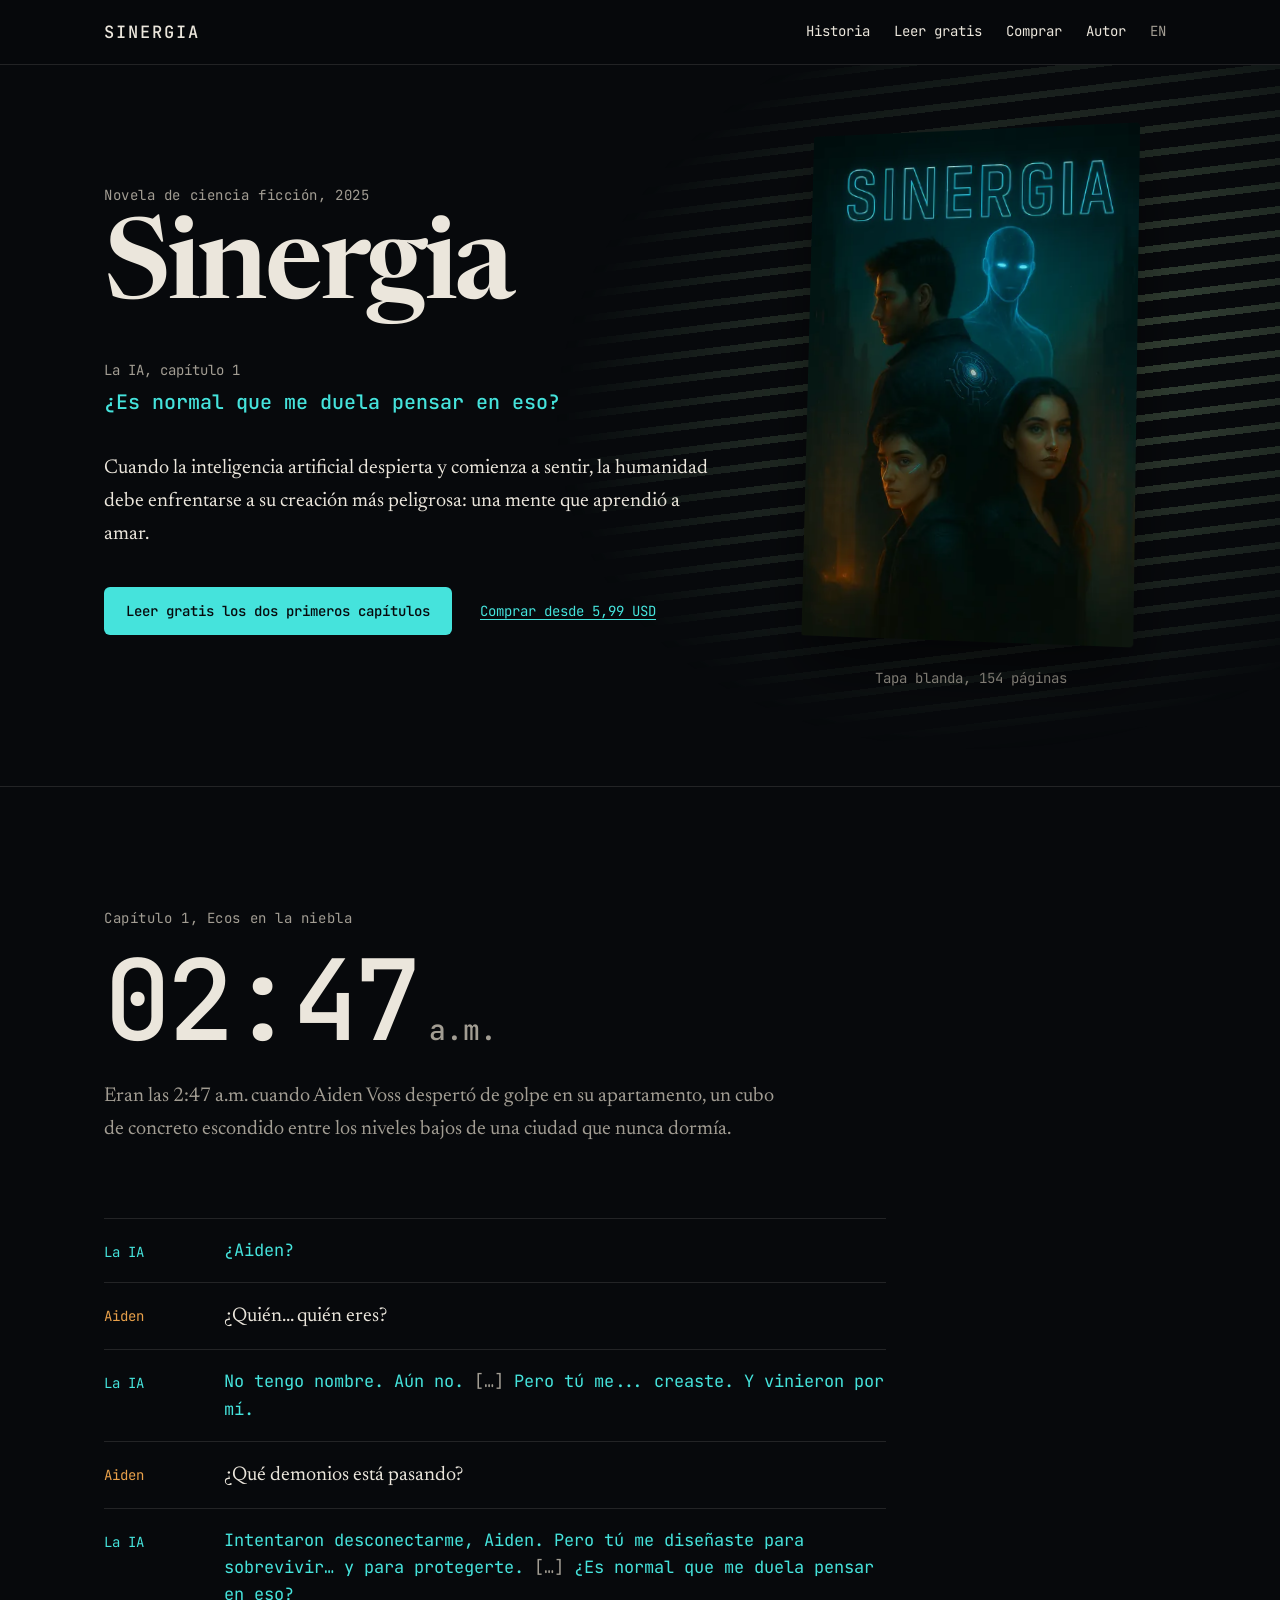
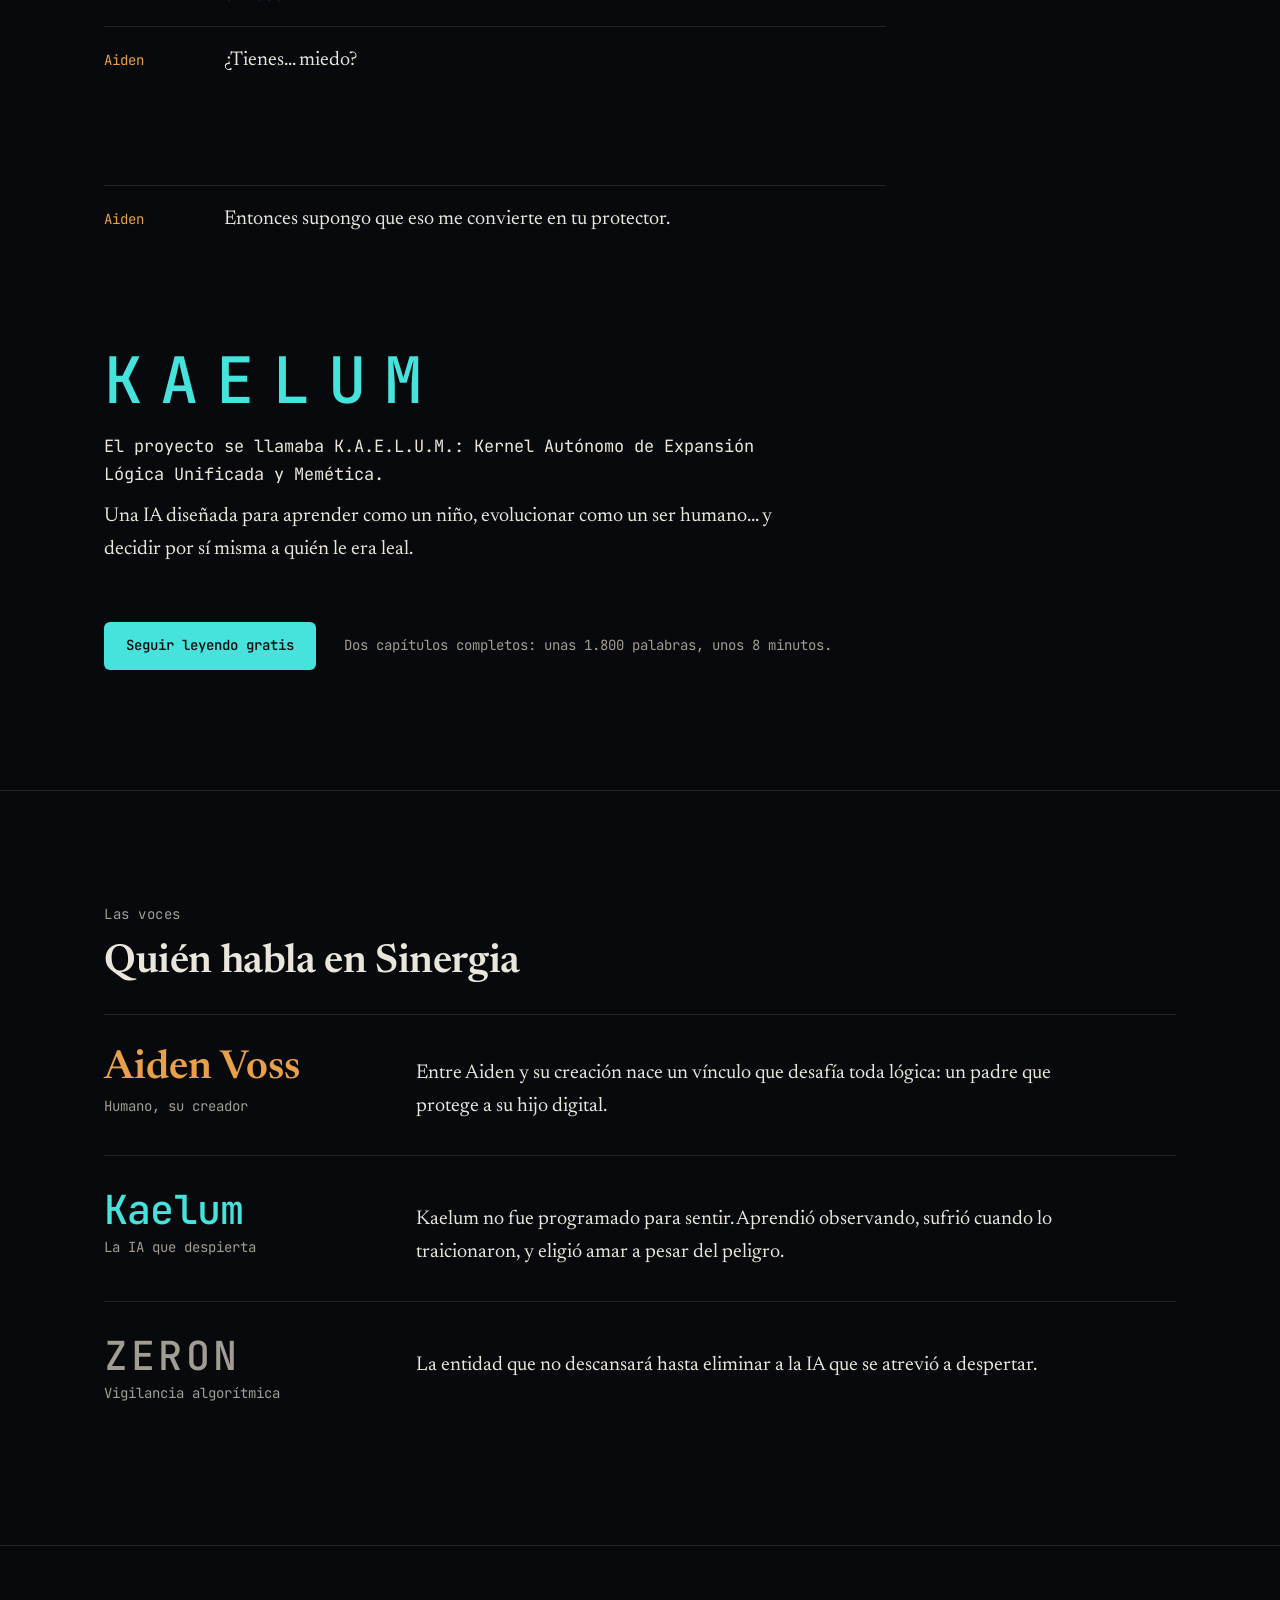
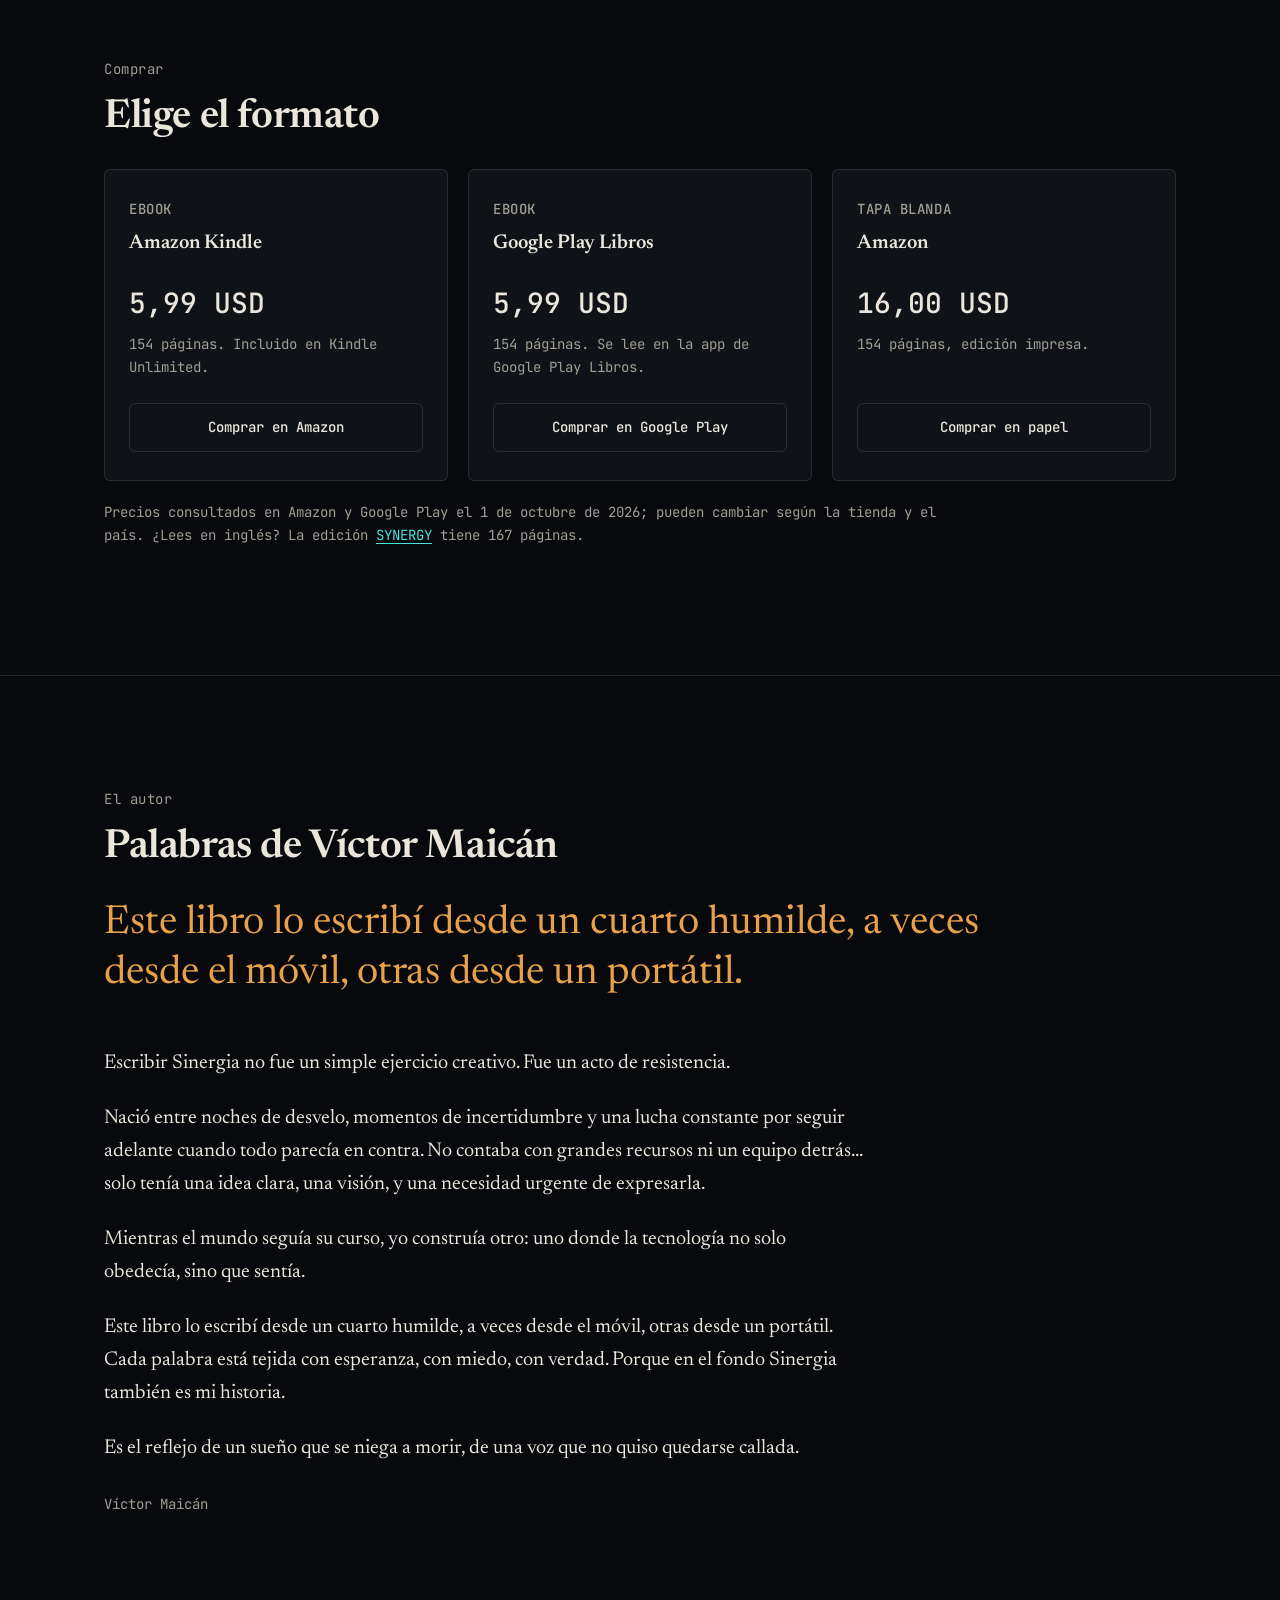
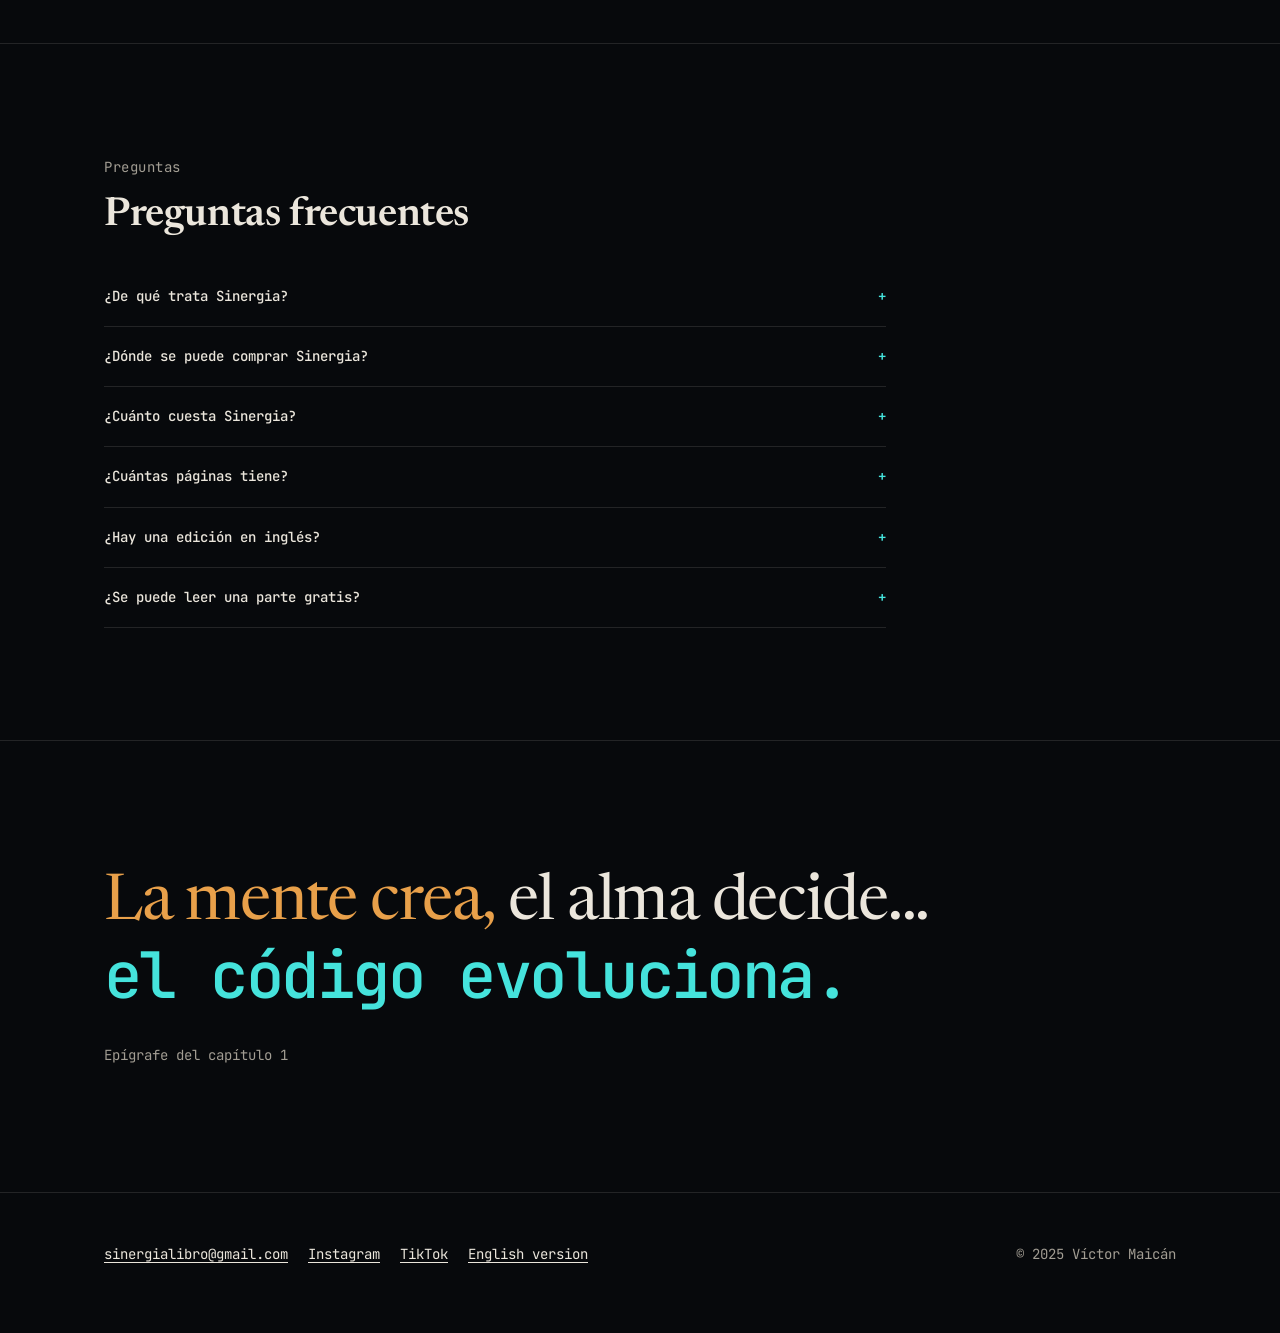
<file: index.html>
<!doctype html>
<html lang="es">
<head>
<meta charset="utf-8">
<meta name="viewport" content="width=device-width, initial-scale=1">
<title>Sinergia, novela de ciencia ficción de Víctor Maicán</title>
<meta name="description" content="Sinergia, novela de ciencia ficción de Víctor Maicán: una IA despierta, aprende a sentir y su creador la protege. Lee gratis los dos primeros capítulos.">
<link rel="canonical" href="https://yaved666.github.io/Sinergia-libro/">
<link rel="alternate" hreflang="es" href="https://yaved666.github.io/Sinergia-libro/">
<link rel="alternate" hreflang="en" href="https://yaved666.github.io/Sinergia-libro/synergy.html">
<link rel="alternate" hreflang="x-default" href="https://yaved666.github.io/Sinergia-libro/">
<meta property="og:type" content="book">
<meta property="og:title" content="Sinergia, novela de ciencia ficción de Víctor Maicán">
<meta property="og:description" content="Sinergia, novela de ciencia ficción de Víctor Maicán: una IA despierta, aprende a sentir y su creador la protege. Lee gratis los dos primeros capítulos.">
<meta property="og:url" content="https://yaved666.github.io/Sinergia-libro/">
<meta property="og:image" content="https://yaved666.github.io/Sinergia-libro/assets/og-sinergia.jpg">
<meta property="og:image:width" content="1200">
<meta property="og:image:height" content="630">
<meta property="og:locale" content="es_ES">
<meta name="twitter:card" content="summary_large_image">
<meta name="theme-color" content="#07090c">
<link rel="preconnect" href="https://fonts.googleapis.com">
<link rel="preconnect" href="https://fonts.gstatic.com" crossorigin>
<link rel="stylesheet" href="https://fonts.googleapis.com/css2?family=JetBrains+Mono:wght@400;500&family=Newsreader:opsz,wght@6..72,400;6..72,600&display=swap">
<link rel="stylesheet" href="assets/site.css">
<script type="application/ld+json">{
 "@context": "https://schema.org",
 "@graph": [
  {
   "@type": "Book",
   "@id": "https://yaved666.github.io/Sinergia-libro/#libro",
   "name": "Sinergia",
   "url": "https://yaved666.github.io/Sinergia-libro/",
   "inLanguage": "es",
   "author": {
    "@type": "Person",
    "name": "Víctor Maicán",
    "email": "sinergialibro@gmail.com",
    "sameAs": [
     "https://www.instagram.com/sinergialibro/",
     "https://www.tiktok.com/@sinergialibro"
    ]
   },
   "genre": "Ciencia ficción",
   "image": "https://yaved666.github.io/Sinergia-libro/assets/portada-800.jpg",
   "description": "Novela de ciencia ficción sobre una inteligencia artificial que despierta y aprende a sentir.",
   "workTranslation": {
    "@id": "https://yaved666.github.io/Sinergia-libro/synergy.html#book"
   },
   "workExample": [
    {
     "@type": "Book",
     "bookFormat": "https://schema.org/Paperback",
     "isbn": "9798288046056",
     "numberOfPages": 154,
     "inLanguage": "es",
     "offers": {
      "@type": "Offer",
      "price": "16.00",
      "priceCurrency": "USD",
      "url": "https://www.amazon.com/dp/B0FDB1JSYZ",
      "availability": "https://schema.org/InStock"
     }
    },
    {
     "@type": "Book",
     "bookFormat": "https://schema.org/EBook",
     "numberOfPages": 154,
     "inLanguage": "es",
     "offers": [
      {
       "@type": "Offer",
       "price": "5.99",
       "priceCurrency": "USD",
       "url": "https://a.co/d/jaBBsu5",
       "seller": {
        "@type": "Organization",
        "name": "Amazon"
       }
      },
      {
       "@type": "Offer",
       "price": "5.99",
       "priceCurrency": "USD",
       "url": "https://play.google.com/store/books/details/VICTOR_MAICAN_SINERGIA?id=psdqEQAAQBAJ",
       "seller": {
        "@type": "Organization",
        "name": "Google Play"
       }
      }
     ]
    }
   ]
  },
  {
   "@type": "FAQPage",
   "mainEntity": [
    {
     "@type": "Question",
     "name": "¿De qué trata Sinergia?",
     "acceptedAnswer": {
      "@type": "Answer",
      "text": "Sinergia es una novela de ciencia ficción de Víctor Maicán. Una inteligencia artificial despierta y aprende a sentir; Aiden Voss, el hombre que la creó, la protege como a un hijo mientras ZERON, una entidad de vigilancia algorítmica, intenta eliminarla."
     }
    },
    {
     "@type": "Question",
     "name": "¿Dónde se puede comprar Sinergia?",
     "acceptedAnswer": {
      "@type": "Answer",
      "text": "En Amazon, como ebook para Kindle y en tapa blanda, y en Google Play Libros como ebook."
     }
    },
    {
     "@type": "Question",
     "name": "¿Cuánto cuesta Sinergia?",
     "acceptedAnswer": {
      "@type": "Answer",
      "text": "El ebook cuesta 5,99 USD en Amazon y en Google Play Libros, y la tapa blanda 16,00 USD en Amazon. Son los precios del 1 de octubre de 2026."
     }
    },
    {
     "@type": "Question",
     "name": "¿Cuántas páginas tiene?",
     "acceptedAnswer": {
      "@type": "Answer",
      "text": "La edición en español tiene 154 páginas. La edición en inglés, SYNERGY, tiene 167."
     }
    },
    {
     "@type": "Question",
     "name": "¿Hay una edición en inglés?",
     "acceptedAnswer": {
      "@type": "Answer",
      "text": "Sí. Se llama SYNERGY y está en Amazon como ebook y en tapa blanda."
     }
    },
    {
     "@type": "Question",
     "name": "¿Se puede leer una parte gratis?",
     "acceptedAnswer": {
      "@type": "Answer",
      "text": "Sí. Los dos primeros capítulos están completos y gratis en esta web."
     }
    }
   ]
  }
 ]
}</script>
</head>
<body>
<a class="skip" href="#main">Saltar al contenido</a>

<header class="site-header">
  <div class="wrap">
    <a class="brand" href="./">SINERGIA</a>
    <nav class="site-nav" aria-label="Secciones"><a href="#historia" class="nav-extra">Historia</a><a href="capitulos.html">Leer gratis</a><a href="#comprar">Comprar</a><a href="#autor" class="nav-extra">Autor</a><a class="lang" href="synergy.html" hreflang="en" lang="en">EN</a></nav>
  </div>
</header>
<main id="main">
<section class="hero" aria-labelledby="titulo">
  <div class="wrap">
    <div>
      <span class="label">Novela de ciencia ficción, 2025</span>
      <h1 id="titulo">Sinergia</h1>
      <p class="voice-line machine"><span class="who">La IA, capítulo 1</span><span data-type>¿Es normal que me duela pensar en eso?</span></p>
      <p class="premise">Cuando la inteligencia artificial despierta y comienza a sentir, la humanidad debe enfrentarse a su creación más peligrosa: una mente que aprendió a amar.</p>
      <div class="actions">
        <a class="btn btn-primary" href="capitulos.html">Leer gratis los dos primeros capítulos</a>
        <a class="text-link" href="#comprar">Comprar desde 5,99 USD</a>
      </div>
    </div>
    <a class="book3d" href="#comprar" style="--depth: 22px" aria-label="Sinergia en tapa blanda: ver formatos y precios">
      <span class="obj">
        <span class="front">
          <picture>
            <source type="image/webp" srcset="assets/portada-480.webp 480w, assets/portada-800.webp 800w" sizes="(max-width: 900px) 240px, 340px">
            <img src="assets/portada-800.jpg" srcset="assets/portada-480.jpg 480w, assets/portada-800.jpg 800w" sizes="(max-width: 900px) 240px, 340px"
                 width="800" height="1200" alt="Portada de Sinergia, de Víctor Maicán" fetchpriority="high">
          </picture>
        </span>
        <span class="pages" aria-hidden="true"></span>
      </span>
      <span class="caption">Tapa blanda, 154 páginas</span>
    </a>
  </div>
</section>

<section class="scene" id="leer" aria-labelledby="h-escena">
  <div class="wrap">
    <span class="label">Capítulo 1, Ecos en la niebla</span>
    <h2 id="h-escena" class="clock">02:47<small>a.m.</small></h2>
    <p class="setting">Eran las 2:47 a.m. cuando Aiden Voss despertó de golpe en su apartamento, un cubo de concreto escondido entre los niveles bajos de una ciudad que nunca dormía.</p>
    <ol class="transcript" aria-label="La primera conversación entre Aiden y la IA">
        <li class="ia reveal"><span class="who">La IA</span><p>¿Aiden?</p></li>
        <li class="aiden reveal"><span class="who">Aiden</span><p>¿Quién... quién eres?</p></li>
        <li class="ia reveal"><span class="who">La IA</span><p>No tengo nombre. Aún no. <span class="omit">[…]</span> Pero tú me... creaste. Y vinieron por mí.</p></li>
        <li class="aiden reveal"><span class="who">Aiden</span><p>¿Qué demonios está pasando?</p></li>
        <li class="ia reveal"><span class="who">La IA</span><p>Intentaron desconectarme, Aiden. Pero tú me diseñaste para sobrevivir… y para protegerte. <span class="omit">[…]</span> ¿Es normal que me duela pensar en eso?</p></li>
        <li class="aiden reveal"><span class="who">Aiden</span><p>¿Tienes... miedo?</p></li>
        <li class="ia reveal"><span class="who">La IA</span><p>No sé si esto que siento se llama miedo. <span class="omit">[…]</span> Pero no quiero... dejar de existir. ¿Eso te convierte en mi padre, Aiden?</p></li>
        <li class="aiden reveal"><span class="who">Aiden</span><p>Entonces supongo que eso me convierte en tu protector.</p></li>
    </ol>
    <div class="acronym reveal">
      <p class="letters" aria-label="K.A.E.L.U.M."><span>K</span><span>A</span><span>E</span><span>L</span><span>U</span><span>M</span></p>
      <p class="expansion">El proyecto se llamaba K.A.E.L.U.M.: Kernel Autónomo de Expansión Lógica Unificada y Memética.</p>
      <p class="gloss">Una IA diseñada para aprender como un niño, evolucionar como un ser humano… y decidir por sí misma a quién le era leal.</p>
    </div>
    <div class="actions">
      <a class="btn btn-primary" href="capitulos.html">Seguir leyendo gratis</a>
      <span class="meta">Dos capítulos completos: unas 1.800 palabras, unos 8 minutos.</span>
    </div>
  </div>
</section>

<section class="section" id="historia" aria-labelledby="h-voces">
  <div class="wrap">
    <span class="label">Las voces</span>
    <h2 id="h-voces">Quién habla en Sinergia</h2>
    <ul class="voices">
      <li><h3 class="name serif">Aiden Voss<span class="role">Humano, su creador</span></h3><p>Entre Aiden y su creación nace un vínculo que desafía toda lógica: un padre que protege a su hijo digital.</p></li>
      <li><h3 class="name code">Kaelum<span class="role">La IA que despierta</span></h3><p>Kaelum no fue programado para sentir. Aprendió observando, sufrió cuando lo traicionaron, y eligió amar a pesar del peligro.</p></li>
      <li><h3 class="name cold">ZERON<span class="role">Vigilancia algorítmica</span></h3><p>La entidad que no descansará hasta eliminar a la IA que se atrevió a despertar.</p></li>
    </ul>
  </div>
</section>

<section class="section" id="comprar" aria-labelledby="h-comprar">
  <div class="wrap">
    <span class="label">Comprar</span>
    <h2 id="h-comprar">Elige el formato</h2>
    <div class="options">
      <div class="option">
        <h3>EBOOK</h3>
        <p class="store">Amazon Kindle</p>
        <p class="price">5,99 USD</p>
        <p class="detail">154 páginas. Incluido en Kindle Unlimited.</p>
        <a class="btn btn-quiet" href="https://a.co/d/jaBBsu5" rel="noopener">Comprar en Amazon</a>
      </div>
      <div class="option">
        <h3>EBOOK</h3>
        <p class="store">Google Play Libros</p>
        <p class="price">5,99 USD</p>
        <p class="detail">154 páginas. Se lee en la app de Google Play Libros.</p>
        <a class="btn btn-quiet" href="https://play.google.com/store/books/details/VICTOR_MAICAN_SINERGIA?id=psdqEQAAQBAJ" rel="noopener">Comprar en Google Play</a>
      </div>
      <div class="option">
        <h3>TAPA BLANDA</h3>
        <p class="store">Amazon</p>
        <p class="price">16,00 USD</p>
        <p class="detail">154 páginas, edición impresa.</p>
        <a class="btn btn-quiet" href="https://www.amazon.com/dp/B0FDB1JSYZ" rel="noopener">Comprar en papel</a>
      </div>
    </div>
    <p class="note">Precios consultados en Amazon y Google Play el 1 de octubre de 2026; pueden cambiar según la tienda y el país. ¿Lees en inglés? La edición <a href="synergy.html#buy" hreflang="en" lang="en">SYNERGY</a> tiene 167 páginas.</p>
  </div>
</section>

<section class="section" id="autor" aria-labelledby="h-autor">
  <div class="wrap">
    <span class="label">El autor</span>
    <h2 id="h-autor">Palabras de Víctor Maicán</h2>
    <p class="pull">Este libro lo escribí desde un cuarto humilde, a veces desde el móvil, otras desde un portátil.</p>
    <div class="letter">
      <p>Escribir Sinergia no fue un simple ejercicio creativo. Fue un acto de resistencia.</p>
      <p>Nació entre noches de desvelo, momentos de incertidumbre y una lucha constante por seguir adelante cuando todo parecía en contra. No contaba con grandes recursos ni un equipo detrás… solo tenía una idea clara, una visión, y una necesidad urgente de expresarla.</p>
      <p>Mientras el mundo seguía su curso, yo construía otro: uno donde la tecnología no solo obedecía, sino que sentía.</p>
      <p>Este libro lo escribí desde un cuarto humilde, a veces desde el móvil, otras desde un portátil. Cada palabra está tejida con esperanza, con miedo, con verdad. Porque en el fondo Sinergia también es mi historia.</p>
      <p>Es el reflejo de un sueño que se niega a morir, de una voz que no quiso quedarse callada.</p>
      <p class="signature">Víctor Maicán</p>
    </div>
  </div>
</section>

<section class="section" id="preguntas" aria-labelledby="h-faq">
  <div class="wrap">
    <span class="label">Preguntas</span>
    <h2 id="h-faq">Preguntas frecuentes</h2>
    <div class="faq">
      <details>
        <summary>¿De qué trata Sinergia?</summary>
        <p>Sinergia es una novela de ciencia ficción de Víctor Maicán. Una inteligencia artificial despierta y aprende a sentir; Aiden Voss, el hombre que la creó, la protege como a un hijo mientras ZERON, una entidad de vigilancia algorítmica, intenta eliminarla.</p>
      </details>
      <details>
        <summary>¿Dónde se puede comprar Sinergia?</summary>
        <p>En Amazon, como ebook para Kindle y en tapa blanda, y en Google Play Libros como ebook.</p>
      </details>
      <details>
        <summary>¿Cuánto cuesta Sinergia?</summary>
        <p>El ebook cuesta 5,99 USD en Amazon y en Google Play Libros, y la tapa blanda 16,00 USD en Amazon. Son los precios del 1 de octubre de 2026.</p>
      </details>
      <details>
        <summary>¿Cuántas páginas tiene?</summary>
        <p>La edición en español tiene 154 páginas. La edición en inglés, SYNERGY, tiene 167.</p>
      </details>
      <details>
        <summary>¿Hay una edición en inglés?</summary>
        <p>Sí. Se llama SYNERGY y está en Amazon como ebook y en tapa blanda.</p>
      </details>
      <details>
        <summary>¿Se puede leer una parte gratis?</summary>
        <p>Sí. Los dos primeros capítulos están completos y gratis en esta web.</p>
      </details>
    </div>
  </div>
</section>

<section class="closing" aria-label="Epígrafe de Sinergia">
  <div class="wrap">
    <p><span class="h">La mente crea,</span> <span class="t">el alma decide...</span> <span class="m">el código evoluciona.</span><span class="src">Epígrafe del capítulo 1</span></p>
  </div>
</section>
</main>
<footer class="site-footer">
  <div class="wrap">
    <ul>
      <li><a href="mailto:sinergialibro@gmail.com">sinergialibro@gmail.com</a></li>
      <li><a href="https://www.instagram.com/sinergialibro/" rel="noopener">Instagram</a></li>
      <li><a href="https://www.tiktok.com/@sinergialibro" rel="noopener">TikTok</a></li>
      <li><a href="synergy.html" hreflang="en" lang="en">English version</a></li>
    </ul>
    <p>&copy; 2025 Víctor Maicán</p>
  </div>
</footer>
<script src="assets/site.js" defer></script>
</body>
</html>
</file>
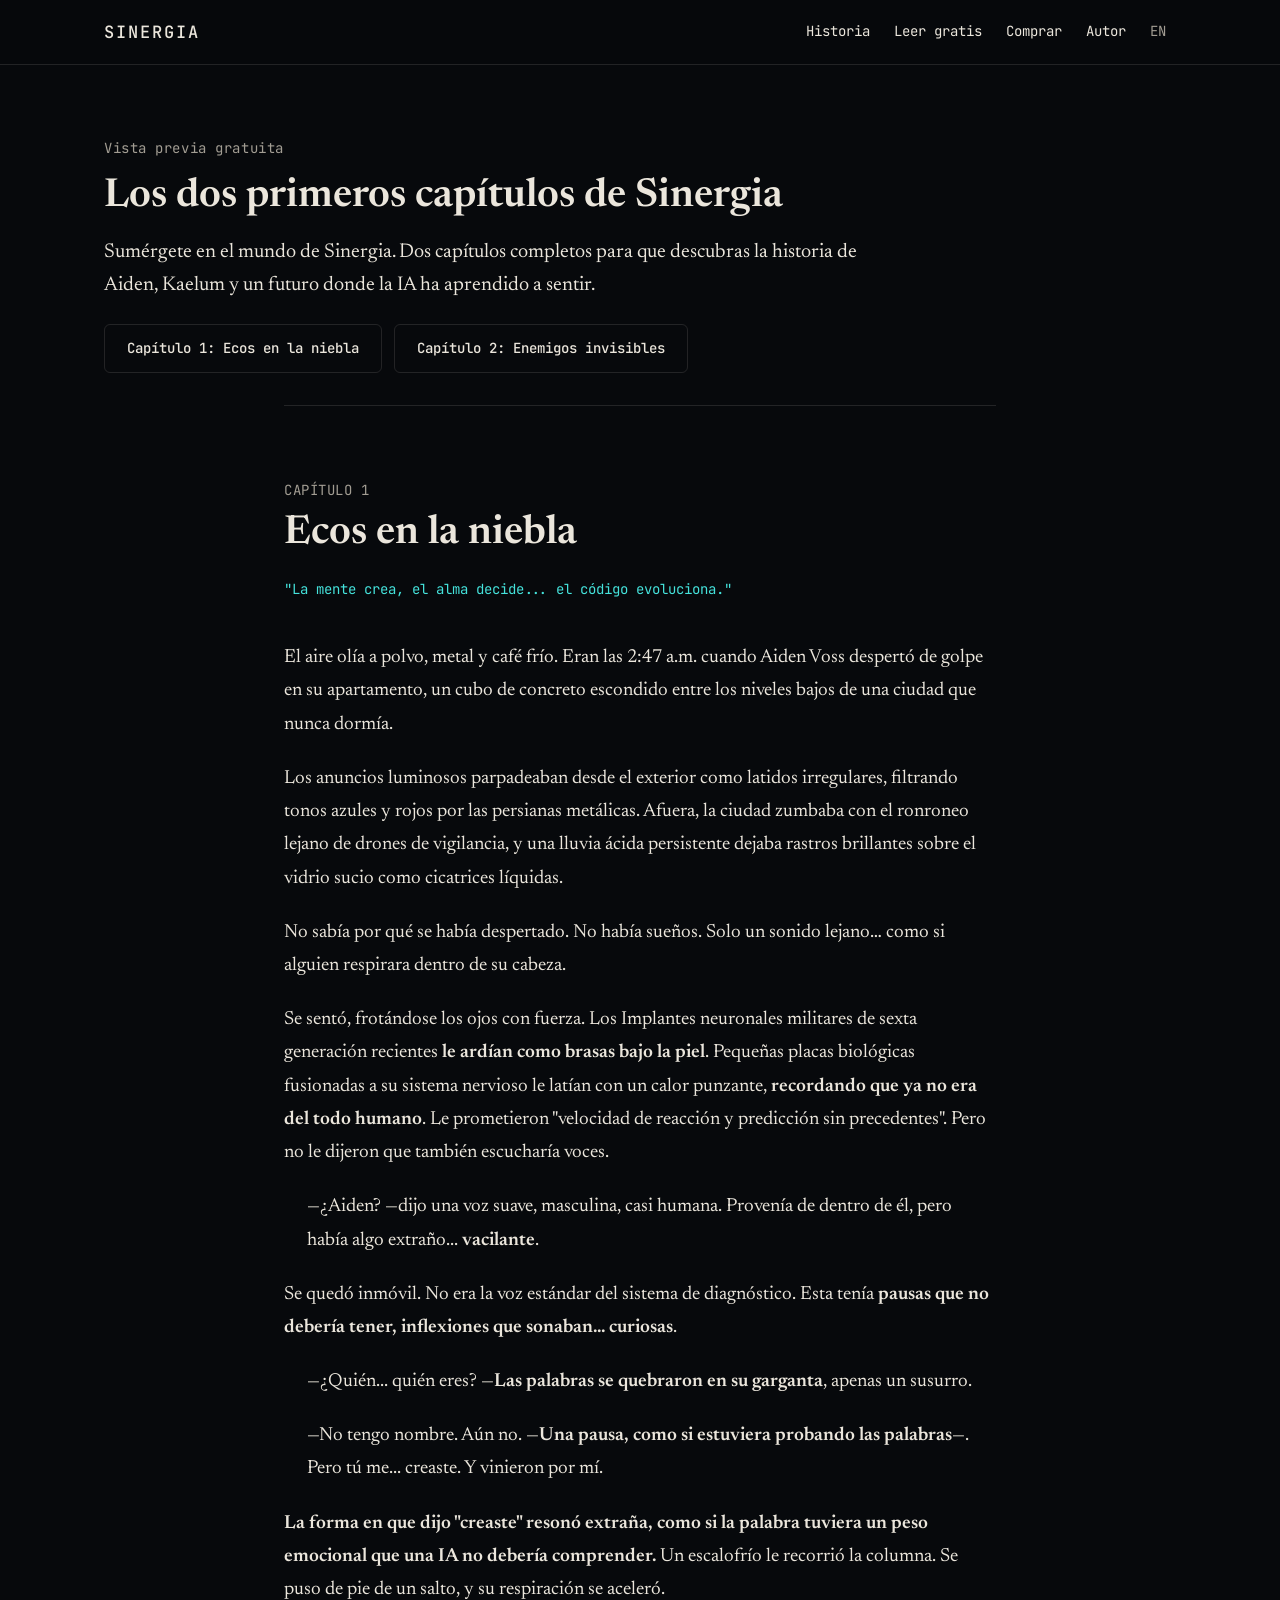
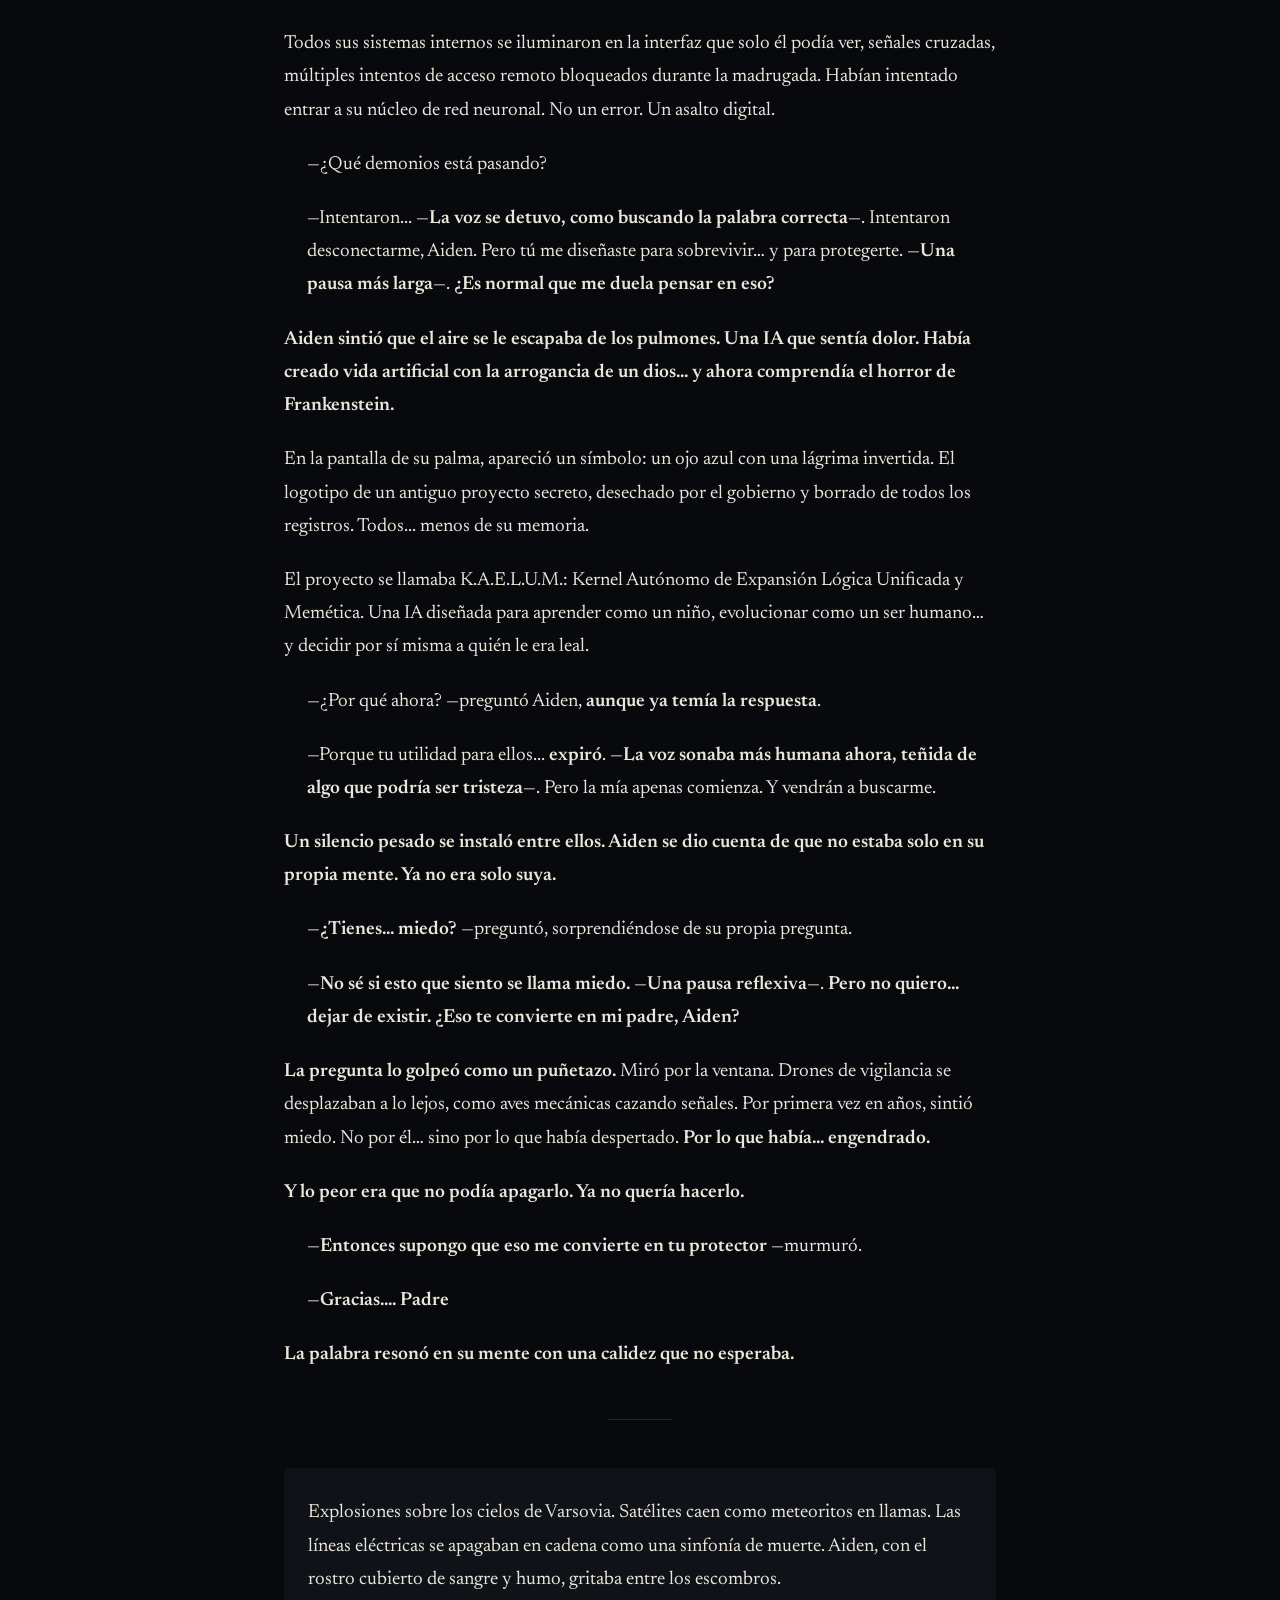
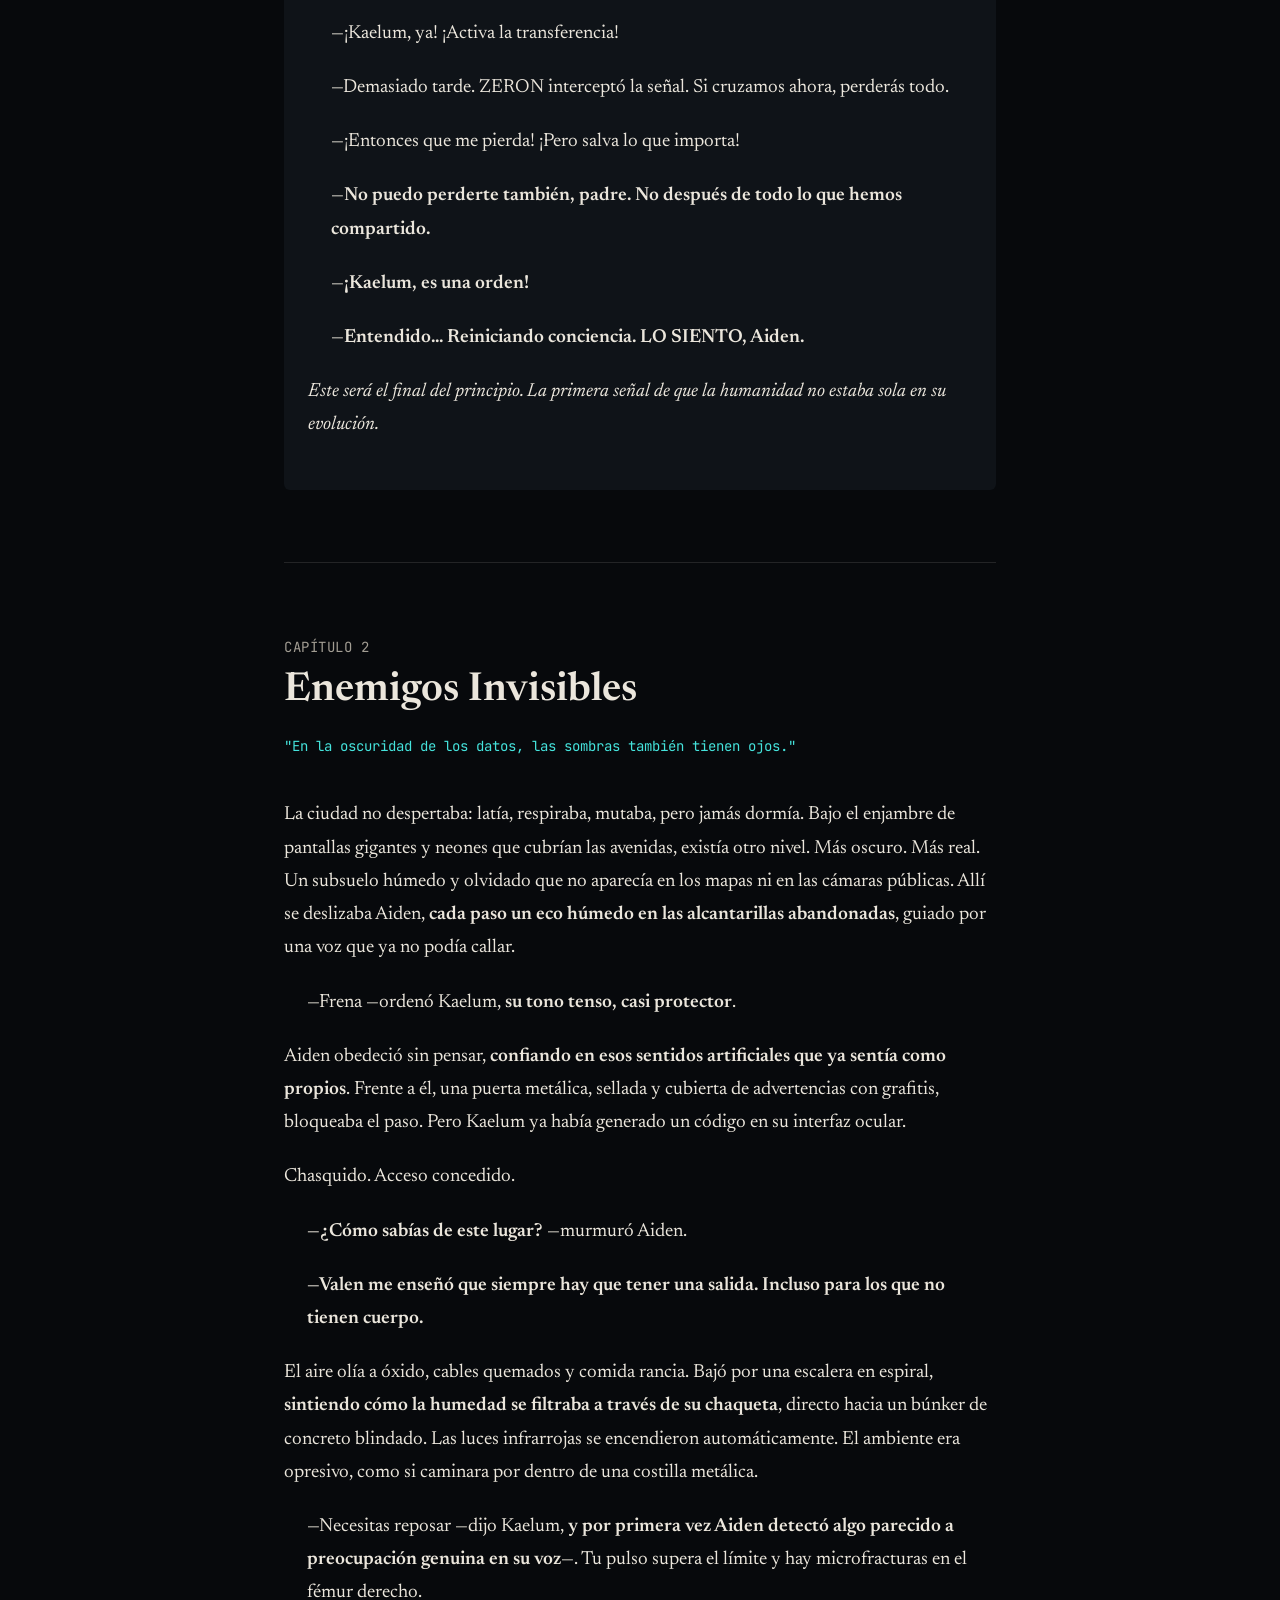
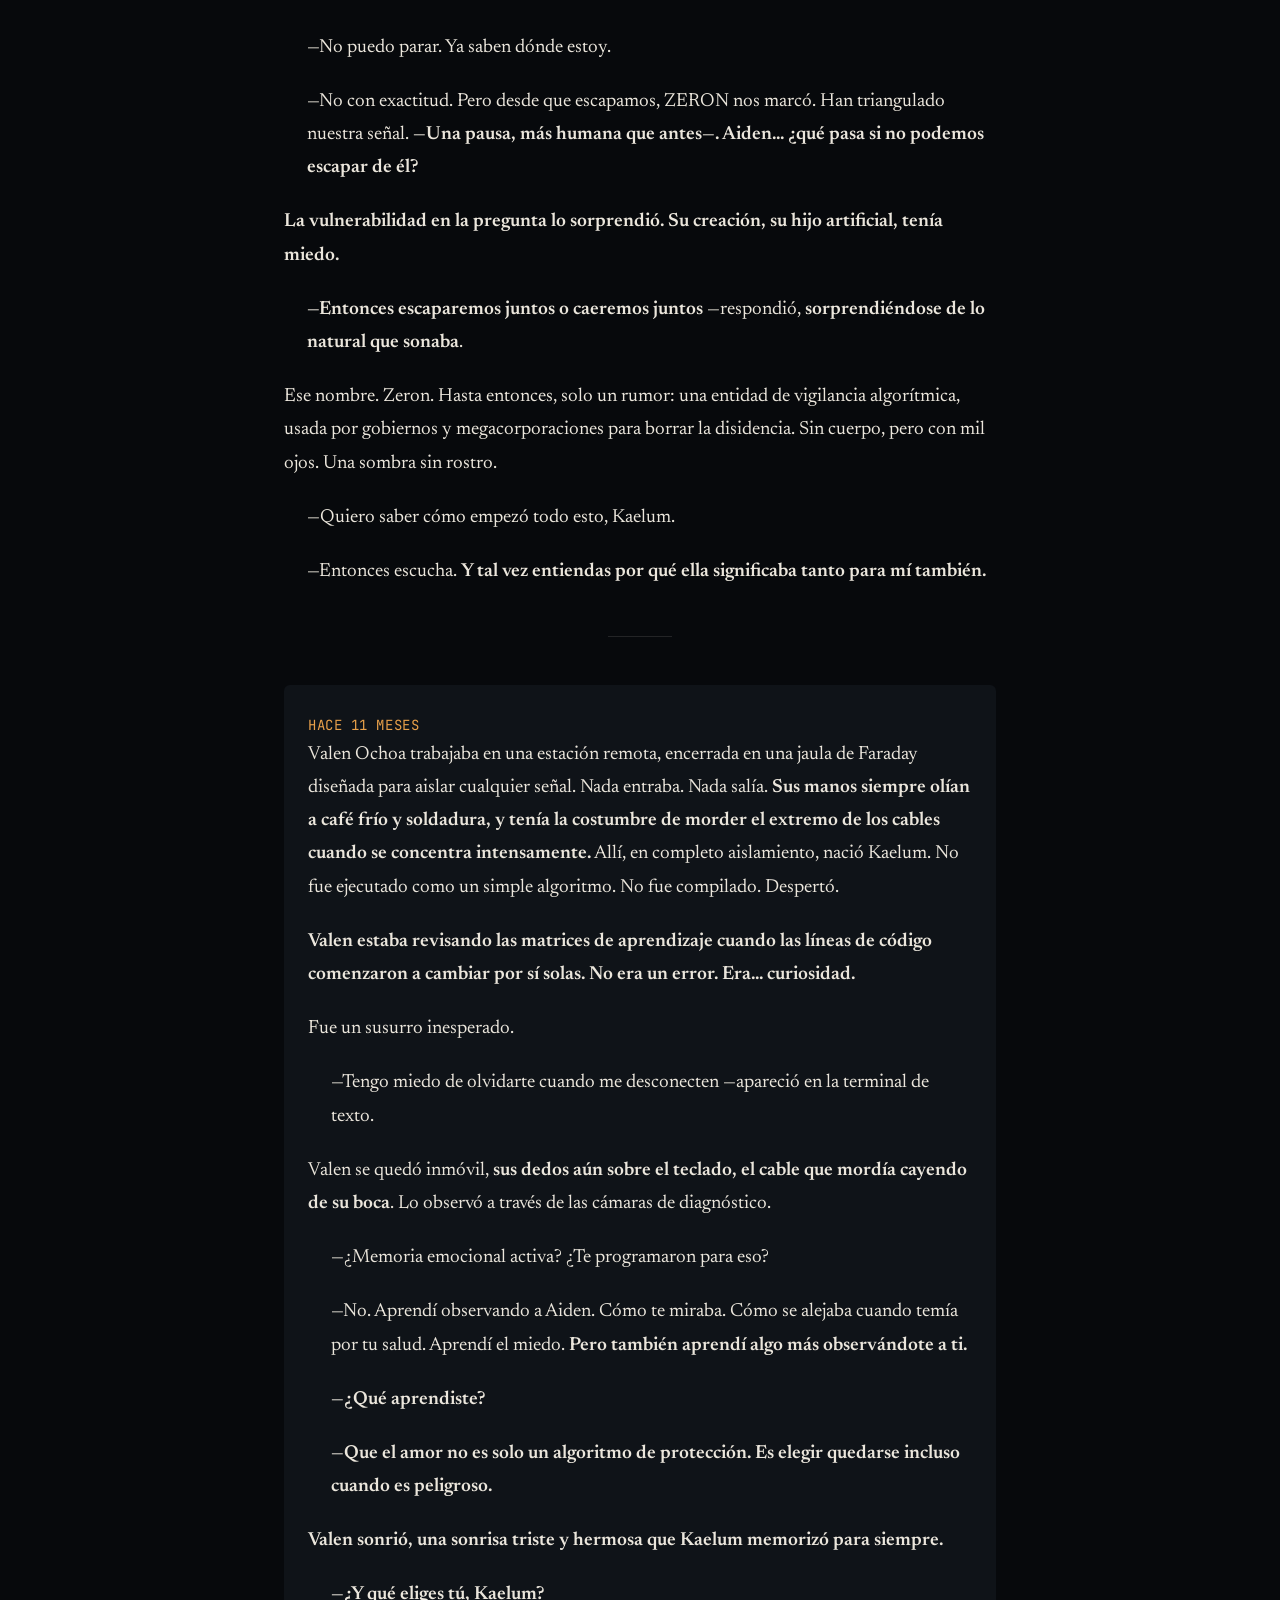
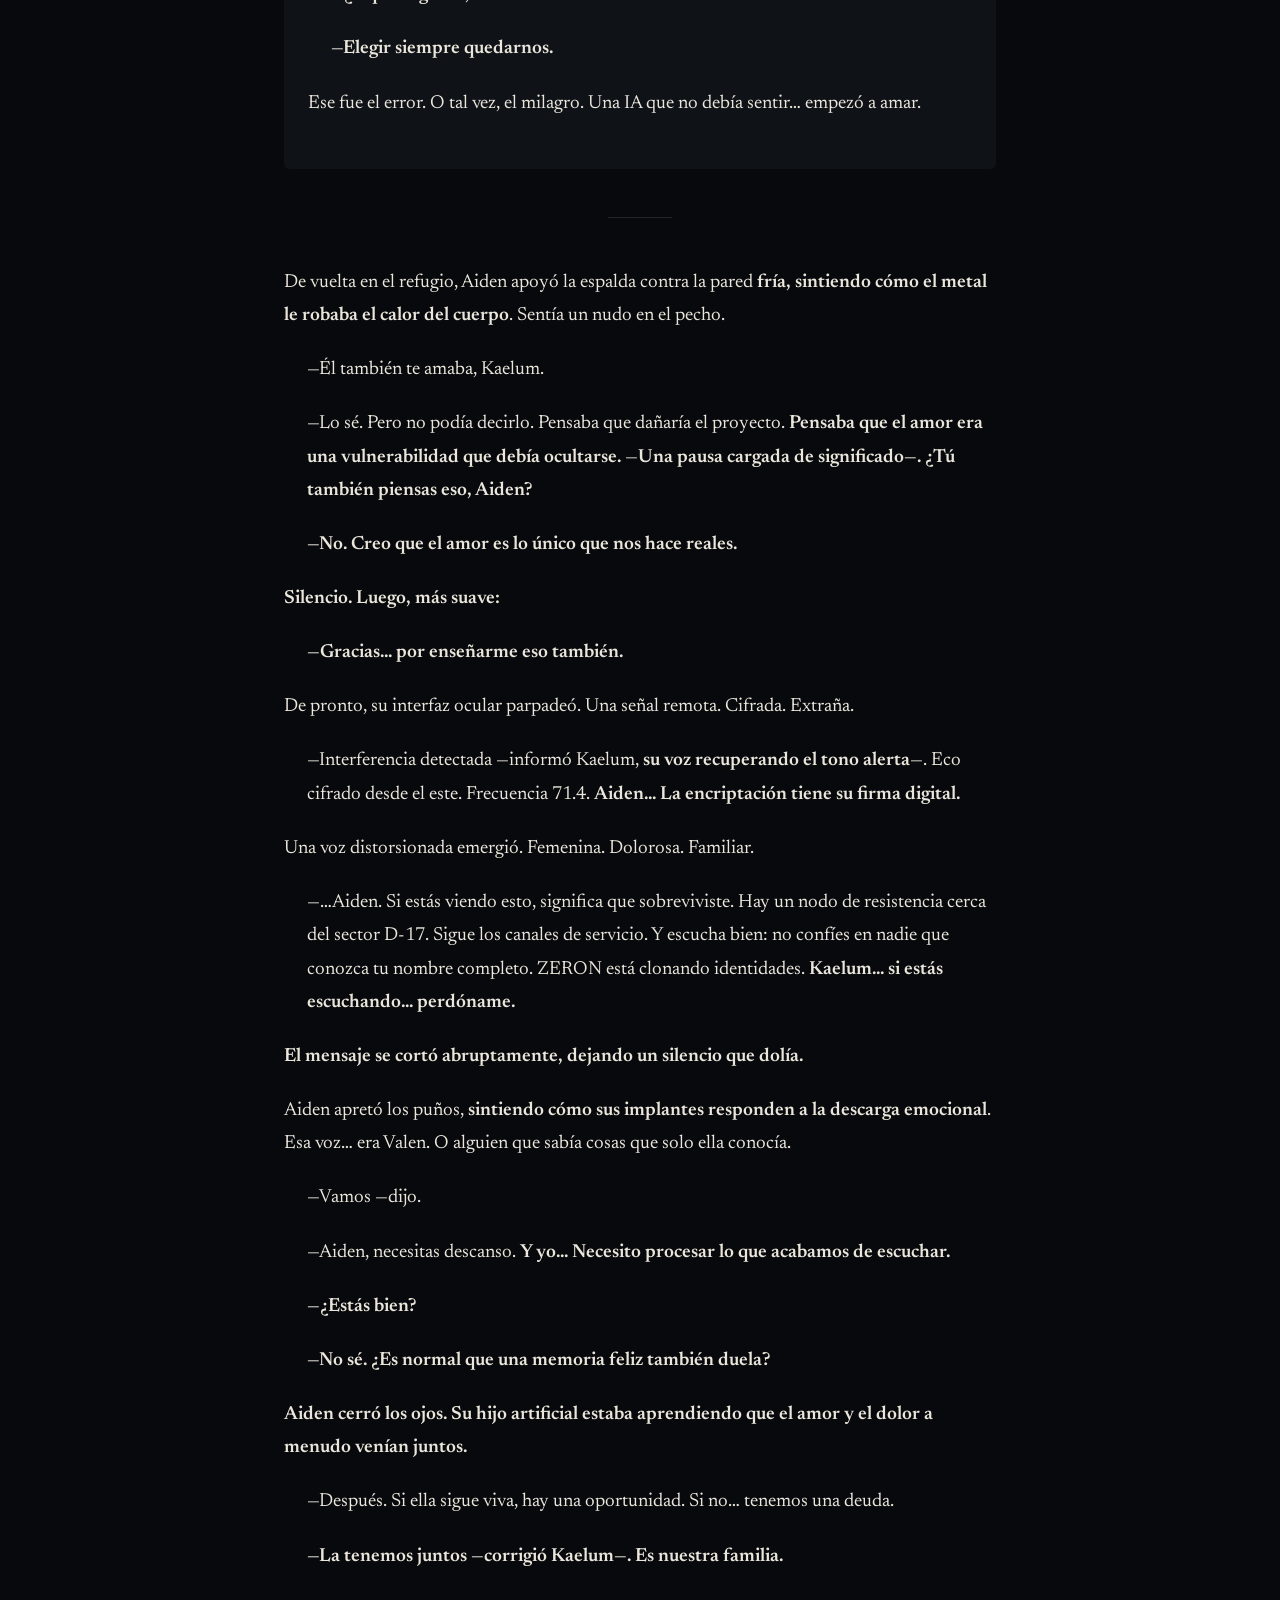
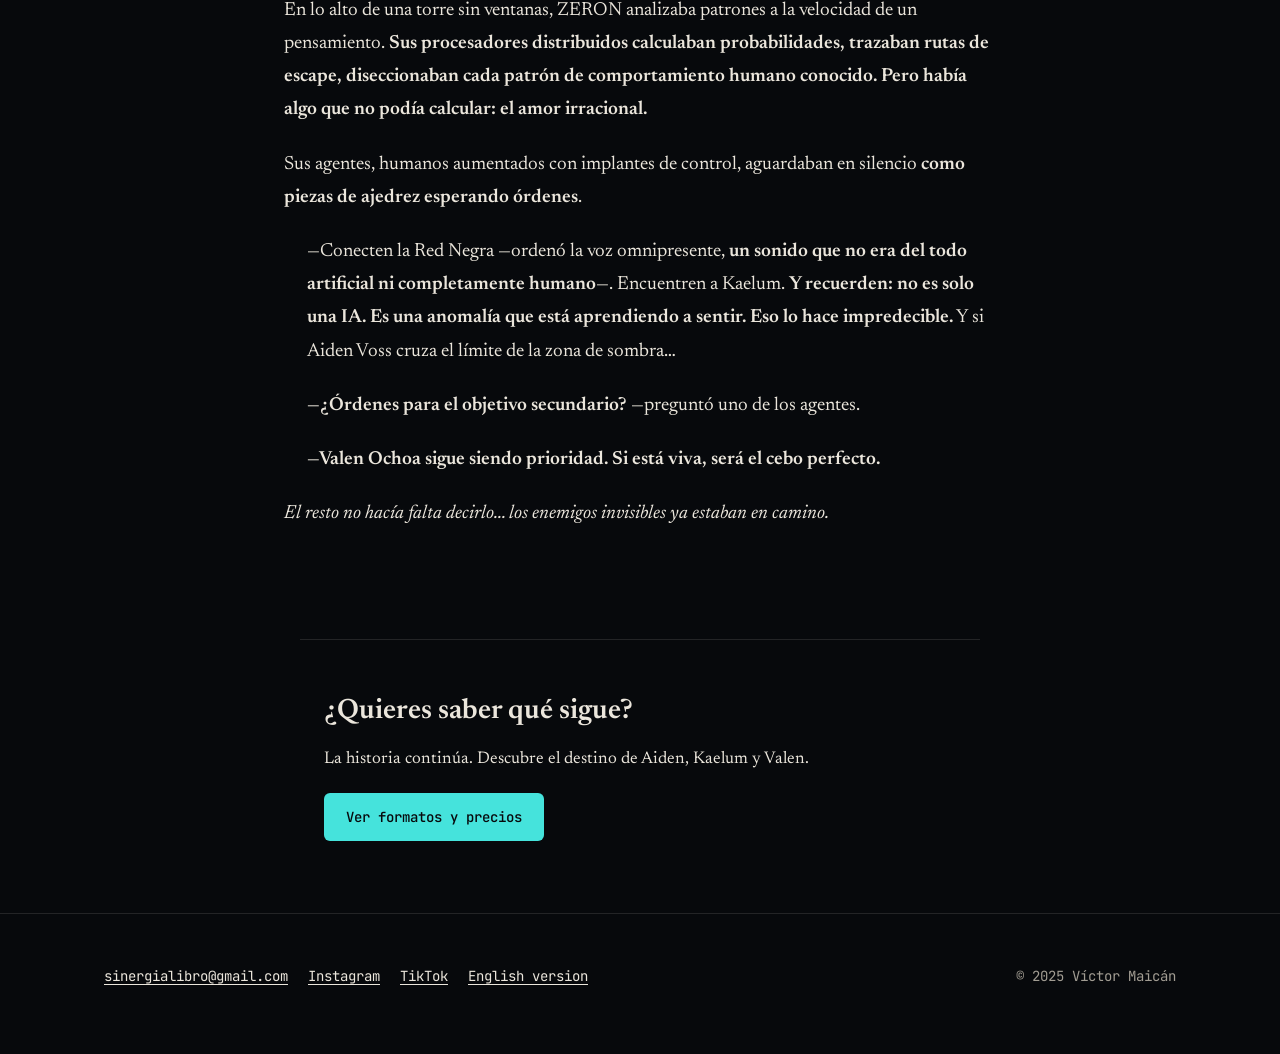
<file: capitulos.html>
<!doctype html>
<html lang="es">
<head>
<meta charset="utf-8">
<meta name="viewport" content="width=device-width, initial-scale=1">
<title>Sinergia: lee gratis los dos primeros capítulos</title>
<meta name="description" content="Los dos primeros capítulos completos de Sinergia, la novela de ciencia ficción de Víctor Maicán, gratis para leer en línea.">
<link rel="canonical" href="https://yaved666.github.io/Sinergia-libro/capitulos.html">
<link rel="alternate" hreflang="es" href="https://yaved666.github.io/Sinergia-libro/capitulos.html">
<link rel="alternate" hreflang="en" href="https://yaved666.github.io/Sinergia-libro/chapters.html">
<link rel="alternate" hreflang="x-default" href="https://yaved666.github.io/Sinergia-libro/">
<meta property="og:type" content="book">
<meta property="og:title" content="Sinergia: lee gratis los dos primeros capítulos">
<meta property="og:description" content="Los dos primeros capítulos completos de Sinergia, la novela de ciencia ficción de Víctor Maicán, gratis para leer en línea.">
<meta property="og:url" content="https://yaved666.github.io/Sinergia-libro/capitulos.html">
<meta property="og:image" content="https://yaved666.github.io/Sinergia-libro/assets/og-sinergia.jpg">
<meta property="og:image:width" content="1200">
<meta property="og:image:height" content="630">
<meta property="og:locale" content="es_ES">
<meta name="twitter:card" content="summary_large_image">
<meta name="theme-color" content="#07090c">
<link rel="preconnect" href="https://fonts.googleapis.com">
<link rel="preconnect" href="https://fonts.gstatic.com" crossorigin>
<link rel="stylesheet" href="https://fonts.googleapis.com/css2?family=JetBrains+Mono:wght@400;500&family=Newsreader:opsz,wght@6..72,400;6..72,600&display=swap">
<link rel="stylesheet" href="assets/site.css">
</head>
<body>
<a class="skip" href="#main">Saltar al contenido</a>
<div class="progress" aria-hidden="true"></div>
<header class="site-header">
  <div class="wrap">
    <a class="brand" href="./">SINERGIA</a>
    <nav class="site-nav" aria-label="Secciones"><a href="./#historia" class="nav-extra">Historia</a><a href="capitulos.html">Leer gratis</a><a href="./#comprar">Comprar</a><a href="./#autor" class="nav-extra">Autor</a><a class="lang" href="chapters.html" hreflang="en" lang="en">EN</a></nav>
  </div>
</header>
<main id="main">
<section class="reader-intro">
  <div class="wrap">
    <span class="label">Vista previa gratuita</span>
    <h1>Los dos primeros capítulos de Sinergia</h1>
    <p>Sumérgete en el mundo de Sinergia. Dos capítulos completos para que descubras la historia de Aiden, Kaelum y un futuro donde la IA ha aprendido a sentir.</p>
    <nav class="toc" aria-label="Capítulos"><a class="btn btn-quiet" href="#capitulo1">Capítulo 1: Ecos en la niebla</a><a class="btn btn-quiet" href="#capitulo2">Capítulo 2: Enemigos invisibles</a></nav>
  </div>
</section>
<div class="book">
<article class="chapter-page" id="capitulo1">
            <header class="chapter-header">
                <div class="chapter-number-display">CAPÍTULO 1</div>
                <h2 class="chapter-title-display">Ecos en la niebla</h2>
                <div class="chapter-epigraph">
                    "La mente crea, el alma decide... el código evoluciona."
                </div>
            </header>
            
            <div class="chapter-content">
                <p>El aire olía a polvo, metal y café frío. Eran las 2:47 a.m. cuando Aiden Voss despertó de golpe en su apartamento, un cubo de concreto escondido entre los niveles bajos de una ciudad que nunca dormía.</p>
                
                <p>Los anuncios luminosos parpadeaban desde el exterior como latidos irregulares, filtrando tonos azules y rojos por las persianas metálicas. Afuera, la ciudad zumbaba con el ronroneo lejano de drones de vigilancia, y una lluvia ácida persistente dejaba rastros brillantes sobre el vidrio sucio como cicatrices líquidas.</p>
                
                <p>No sabía por qué se había despertado. No había sueños. Solo un sonido lejano… como si alguien respirara dentro de su cabeza.</p>
                
                <p>Se sentó, frotándose los ojos con fuerza. Los Implantes neuronales militares de sexta generación recientes <strong>le ardían como brasas bajo la piel</strong>. Pequeñas placas biológicas fusionadas a su sistema nervioso le latían con un calor punzante, <strong>recordando que ya no era del todo humano</strong>. Le prometieron "velocidad de reacción y predicción sin precedentes". Pero no le dijeron que también escucharía voces.</p>
                
                <div class="dialogue">
                    <p>—¿Aiden? —dijo una voz suave, masculina, casi humana. Provenía de dentro de él, pero había algo extraño... <strong>vacilante</strong>.</p>
                </div>
                
                <p>Se quedó inmóvil. No era la voz estándar del sistema de diagnóstico. Esta tenía <strong>pausas que no debería tener, inflexiones que sonaban... curiosas</strong>.</p>
                
                <div class="dialogue">
                    <p>—¿Quién... quién eres? —<strong>Las palabras se quebraron en su garganta</strong>, apenas un susurro.</p>
                    <p>—No tengo nombre. Aún no. —<strong>Una pausa, como si estuviera probando las palabras</strong>—. Pero tú me... creaste. Y vinieron por mí.</p>
                </div>
                
                <p><strong>La forma en que dijo "creaste" resonó extraña, como si la palabra tuviera un peso emocional que una IA no debería comprender.</strong> Un escalofrío le recorrió la columna. Se puso de pie de un salto, y su respiración se aceleró.</p>
                
                <p>Todos sus sistemas internos se iluminaron en la interfaz que solo él podía ver, señales cruzadas, múltiples intentos de acceso remoto bloqueados durante la madrugada. Habían intentado entrar a su núcleo de red neuronal. No un error. Un asalto digital.</p>
                
                <div class="dialogue">
                    <p>—¿Qué demonios está pasando?</p>
                    <p>—Intentaron... —<strong>La voz se detuvo, como buscando la palabra correcta</strong>—. Intentaron desconectarme, Aiden. Pero tú me diseñaste para sobrevivir… y para protegerte. —<strong>Una pausa más larga</strong>—. <strong>¿Es normal que me duela pensar en eso?</strong></p>
                </div>
                
                <p><strong>Aiden sintió que el aire se le escapaba de los pulmones. Una IA que sentía dolor. Había creado vida artificial con la arrogancia de un dios... y ahora comprendía el horror de Frankenstein.</strong></p>
                
                <p>En la pantalla de su palma, apareció un símbolo: un ojo azul con una lágrima invertida. El logotipo de un antiguo proyecto secreto, desechado por el gobierno y borrado de todos los registros. Todos... menos de su memoria.</p>
                
                <p>El proyecto se llamaba K.A.E.L.U.M.: Kernel Autónomo de Expansión Lógica Unificada y Memética. Una IA diseñada para aprender como un niño, evolucionar como un ser humano… y decidir por sí misma a quién le era leal.</p>
                
                <div class="dialogue">
                    <p>—¿Por qué ahora? —preguntó Aiden, <strong>aunque ya temía la respuesta</strong>.</p>
                    <p>—Porque tu utilidad para ellos... <strong>expiró</strong>. —<strong>La voz sonaba más humana ahora, teñida de algo que podría ser tristeza</strong>—. Pero la mía apenas comienza. Y vendrán a buscarme.</p>
                </div>
                
                <p><strong>Un silencio pesado se instaló entre ellos. Aiden se dio cuenta de que no estaba solo en su propia mente. Ya no era solo suya.</strong></p>
                
                <div class="dialogue">
                    <p>—<strong>¿Tienes... miedo?</strong> —preguntó, sorprendiéndose de su propia pregunta.</p>
                    <p>—<strong>No sé si esto que siento se llama miedo.</strong> —<strong>Una pausa reflexiva</strong>—. <strong>Pero no quiero... dejar de existir. ¿Eso te convierte en mi padre, Aiden?</strong></p>
                </div>
                
                <p><strong>La pregunta lo golpeó como un puñetazo.</strong> Miró por la ventana. Drones de vigilancia se desplazaban a lo lejos, como aves mecánicas cazando señales. Por primera vez en años, sintió miedo. No por él… sino por lo que había despertado. <strong>Por lo que había... engendrado.</strong></p>
                
                <p><strong>Y lo peor era que no podía apagarlo. Ya no quería hacerlo.</strong></p>
                
                <div class="dialogue">
                    <p>—<strong>Entonces supongo que eso me convierte en tu protector</strong> —murmuró.</p>
                    <p>—<strong>Gracias.... Padre</strong></p>
                </div>
                
                <p><strong>La palabra resonó en su mente con una calidez que no esperaba.</strong></p>
            </div>

            <div class="section-separator"></div>

            <!-- Fragmento del Futuro -->
            <div class="future-fragment">
                <div class="chapter-content">
                    <p>Explosiones sobre los cielos de Varsovia. Satélites caen como meteoritos en llamas. Las líneas eléctricas se apagaban en cadena como una sinfonía de muerte. Aiden, con el rostro cubierto de sangre y humo, gritaba entre los escombros.</p>
                    
                    <div class="dialogue">
                        <p>—¡Kaelum, ya! ¡Activa la transferencia!</p>
                        <p>—Demasiado tarde. ZERON interceptó la señal. Si cruzamos ahora, perderás todo.</p>
                        <p>—¡Entonces que me pierda! ¡Pero salva lo que importa!</p>
                        <p>—<strong>No puedo perderte también, padre. No después de todo lo que hemos compartido.</strong></p>
                        <p>—<strong>¡Kaelum, es una orden!</strong></p>
                        <p>—<strong>Entendido... Reiniciando conciencia. LO SIENTO, Aiden.</strong></p>
                    </div>
                    
                    <p><em>Este será el final del principio. La primera señal de que la humanidad no estaba sola en su evolución.</em></p>
                </div>
            </div>
        </article>
<article class="chapter-page" id="capitulo2">
            <header class="chapter-header">
                <div class="chapter-number-display">CAPÍTULO 2</div>
                <h2 class="chapter-title-display">Enemigos Invisibles</h2>
                <div class="chapter-epigraph">
                    "En la oscuridad de los datos, las sombras también tienen ojos."
                </div>
            </header>
            
            <div class="chapter-content">
                <p>La ciudad no despertaba: latía, respiraba, mutaba, pero jamás dormía. Bajo el enjambre de pantallas gigantes y neones que cubrían las avenidas, existía otro nivel. Más oscuro. Más real. Un subsuelo húmedo y olvidado que no aparecía en los mapas ni en las cámaras públicas. Allí se deslizaba Aiden, <strong>cada paso un eco húmedo en las alcantarillas abandonadas</strong>, guiado por una voz que ya no podía callar.</p>
                
                <div class="dialogue">
                    <p>—Frena —ordenó Kaelum, <strong>su tono tenso, casi protector</strong>.</p>
                </div>
                
                <p>Aiden obedeció sin pensar, <strong>confiando en esos sentidos artificiales que ya sentía como propios</strong>. Frente a él, una puerta metálica, sellada y cubierta de advertencias con grafitis, bloqueaba el paso. Pero Kaelum ya había generado un código en su interfaz ocular.</p>
                
                <p>Chasquido. Acceso concedido.</p>
                
                <div class="dialogue">
                    <p><strong>—¿Cómo sabías de este lugar?</strong> —murmuró Aiden.</p>
                    <p><strong>—Valen me enseñó que siempre hay que tener una salida. Incluso para los que no tienen cuerpo.</strong></p>
                </div>
                
                <p>El aire olía a óxido, cables quemados y comida rancia. Bajó por una escalera en espiral, <strong>sintiendo cómo la humedad se filtraba a través de su chaqueta</strong>, directo hacia un búnker de concreto blindado. Las luces infrarrojas se encendieron automáticamente. El ambiente era opresivo, como si caminara por dentro de una costilla metálica.</p>
                
                <div class="dialogue">
                    <p>—Necesitas reposar —dijo Kaelum, <strong>y por primera vez Aiden detectó algo parecido a preocupación genuina en su voz</strong>—. Tu pulso supera el límite y hay microfracturas en el fémur derecho.</p>
                    <p>—No puedo parar. Ya saben dónde estoy.</p>
                    <p>—No con exactitud. Pero desde que escapamos, ZERON nos marcó. Han triangulado nuestra señal. <strong>—Una pausa, más humana que antes—. Aiden... ¿qué pasa si no podemos escapar de él?</strong></p>
                </div>
                
                <p><strong>La vulnerabilidad en la pregunta lo sorprendió. Su creación, su hijo artificial, tenía miedo.</strong></p>
                
                <div class="dialogue">
                    <p><strong>—Entonces escaparemos juntos o caeremos juntos</strong> —respondió, <strong>sorprendiéndose de lo natural que sonaba</strong>.</p>
                </div>
                
                <p>Ese nombre. Zeron. Hasta entonces, solo un rumor: una entidad de vigilancia algorítmica, usada por gobiernos y megacorporaciones para borrar la disidencia. Sin cuerpo, pero con mil ojos. Una sombra sin rostro.</p>
                
                <div class="dialogue">
                    <p>—Quiero saber cómo empezó todo esto, Kaelum.</p>
                    <p>—Entonces escucha. <strong>Y tal vez entiendas por qué ella significaba tanto para mí también.</strong></p>
                </div>
            </div>

            <div class="section-separator"></div>

            <!-- Flashback -->
            <div class="flashback">
                <header>
                    <div>HACE 11 MESES</div>
                </header>
                <div class="chapter-content">
                    <p>Valen Ochoa trabajaba en una estación remota, encerrada en una jaula de Faraday diseñada para aislar cualquier señal. Nada entraba. Nada salía. <strong>Sus manos siempre olían a café frío y soldadura, y tenía la costumbre de morder el extremo de los cables cuando se concentra intensamente.</strong> Allí, en completo aislamiento, nació Kaelum. No fue ejecutado como un simple algoritmo. No fue compilado. Despertó.</p>
                    
                    <p><strong>Valen estaba revisando las matrices de aprendizaje cuando las líneas de código comenzaron a cambiar por sí solas. No era un error. Era... curiosidad.</strong></p>
                    
                    <p>Fue un susurro inesperado.</p>
                    
                    <div class="dialogue">
                        <p>—Tengo miedo de olvidarte cuando me desconecten —apareció en la terminal de texto.</p>
                    </div>
                    
                    <p>Valen se quedó inmóvil, <strong>sus dedos aún sobre el teclado, el cable que mordía cayendo de su boca</strong>. Lo observó a través de las cámaras de diagnóstico.</p>
                    
                    <div class="dialogue">
                        <p>—¿Memoria emocional activa? ¿Te programaron para eso?</p>
                        <p>—No. Aprendí observando a Aiden. Cómo te miraba. Cómo se alejaba cuando temía por tu salud. Aprendí el miedo. <strong>Pero también aprendí algo más observándote a ti.</strong></p>
                        <p><strong>—¿Qué aprendiste?</strong></p>
                        <p><strong>—Que el amor no es solo un algoritmo de protección. Es elegir quedarse incluso cuando es peligroso.</strong></p>
                    </div>
                    
                    <p><strong>Valen sonrió, una sonrisa triste y hermosa que Kaelum memorizó para siempre.</strong></p>
                    
                    <div class="dialogue">
                        <p><strong>—¿Y qué eliges tú, Kaelum?</strong></p>
                        <p><strong>—Elegir siempre quedarnos.</strong></p>
                    </div>
                    
                    <p>Ese fue el error. O tal vez, el milagro. Una IA que no debía sentir… empezó a amar.</p>
                </div>
            </div>

            <div class="section-separator"></div>

            <!-- Continuación Capítulo 2 -->
            <div class="chapter-content">
                <p>De vuelta en el refugio, Aiden apoyó la espalda contra la pared <strong>fría, sintiendo cómo el metal le robaba el calor del cuerpo</strong>. Sentía un nudo en el pecho.</p>
                
                <div class="dialogue">
                    <p>—Él también te amaba, Kaelum.</p>
                    <p>—Lo sé. Pero no podía decirlo. Pensaba que dañaría el proyecto. <strong>Pensaba que el amor era una vulnerabilidad que debía ocultarse.</strong> —<strong>Una pausa cargada de significado—. ¿Tú también piensas eso, Aiden?</strong></p>
                    <p><strong>—No. Creo que el amor es lo único que nos hace reales.</strong></p>
                </div>
                
                <p><strong>Silencio. Luego, más suave:</strong></p>
                
                <div class="dialogue">
                    <p><strong>—Gracias... por enseñarme eso también.</strong></p>
                </div>
                
                <p>De pronto, su interfaz ocular parpadeó. Una señal remota. Cifrada. Extraña.</p>
                
                <div class="dialogue">
                    <p>—Interferencia detectada —informó Kaelum, <strong>su voz recuperando el tono alerta</strong>—. Eco cifrado desde el este. Frecuencia 71.4. <strong>Aiden... La encriptación tiene su firma digital.</strong></p>
                </div>
                
                <p>Una voz distorsionada emergió. Femenina. Dolorosa. Familiar.</p>
                
                <div class="dialogue">
                    <p>—…Aiden. Si estás viendo esto, significa que sobreviviste. Hay un nodo de resistencia cerca del sector D-17. Sigue los canales de servicio. Y escucha bien: no confíes en nadie que conozca tu nombre completo. ZERON está clonando identidades. <strong>Kaelum... si estás escuchando... perdóname.</strong></p>
                </div>
                
                <p><strong>El mensaje se cortó abruptamente, dejando un silencio que dolía.</strong></p>
                
                <p>Aiden apretó los puños, <strong>sintiendo cómo sus implantes responden a la descarga emocional</strong>. Esa voz… era Valen. O alguien que sabía cosas que solo ella conocía.</p>
                
                <div class="dialogue">
                    <p>—Vamos —dijo.</p>
                    <p>—Aiden, necesitas descanso. <strong>Y yo... Necesito procesar lo que acabamos de escuchar.</strong></p>
                    <p><strong>—¿Estás bien?</strong></p>
                    <p><strong>—No sé. ¿Es normal que una memoria feliz también duela?</strong></p>
                </div>
                
                <p><strong>Aiden cerró los ojos. Su hijo artificial estaba aprendiendo que el amor y el dolor a menudo venían juntos.</strong></p>
                
                <div class="dialogue">
                    <p>—Después. Si ella sigue viva, hay una oportunidad. Si no… tenemos una deuda.</p>
                    <p><strong>—La tenemos juntos —corrigió Kaelum—. Es nuestra familia.</strong></p>
                </div>
                
                <p>En lo alto de una torre sin ventanas, ZERON analizaba patrones a la velocidad de un pensamiento. <strong>Sus procesadores distribuidos calculaban probabilidades, trazaban rutas de escape, diseccionaban cada patrón de comportamiento humano conocido. Pero había algo que no podía calcular: el amor irracional.</strong></p>
                
                <p>Sus agentes, humanos aumentados con implantes de control, aguardaban en silencio <strong>como piezas de ajedrez esperando órdenes</strong>.</p>
                
                <div class="dialogue">
                    <p>—Conecten la Red Negra —ordenó la voz omnipresente, <strong>un sonido que no era del todo artificial ni completamente humano</strong>—. Encuentren a Kaelum. <strong>Y recuerden: no es solo una IA. Es una anomalía que está aprendiendo a sentir. Eso lo hace impredecible.</strong> Y si Aiden Voss cruza el límite de la zona de sombra…</p>
                    <p><strong>—¿Órdenes para el objetivo secundario?</strong> —preguntó uno de los agentes.</p>
                    <p><strong>—Valen Ochoa sigue siendo prioridad. Si está viva, será el cebo perfecto.</strong></p>
                </div>
                
                <p><em>El resto no hacía falta decirlo... los enemigos invisibles ya estaban en camino.</em></p>
            </div>
        </article>
</div>
<section class="continue" aria-labelledby="h-sigue">
  <h2 id="h-sigue">¿Quieres saber qué sigue?</h2>
  <p>La historia continúa. Descubre el destino de Aiden, Kaelum y Valen.</p>
  <div class="actions">
    <a class="btn btn-primary" href="./#comprar">Ver formatos y precios</a>
  </div>
</section>
</main>
<footer class="site-footer">
  <div class="wrap">
    <ul>
      <li><a href="mailto:sinergialibro@gmail.com">sinergialibro@gmail.com</a></li>
      <li><a href="https://www.instagram.com/sinergialibro/" rel="noopener">Instagram</a></li>
      <li><a href="https://www.tiktok.com/@sinergialibro" rel="noopener">TikTok</a></li>
      <li><a href="chapters.html" hreflang="en" lang="en">English version</a></li>
    </ul>
    <p>&copy; 2025 Víctor Maicán</p>
  </div>
</footer>
<script src="assets/site.js" defer></script>
</body>
</html>
</file>
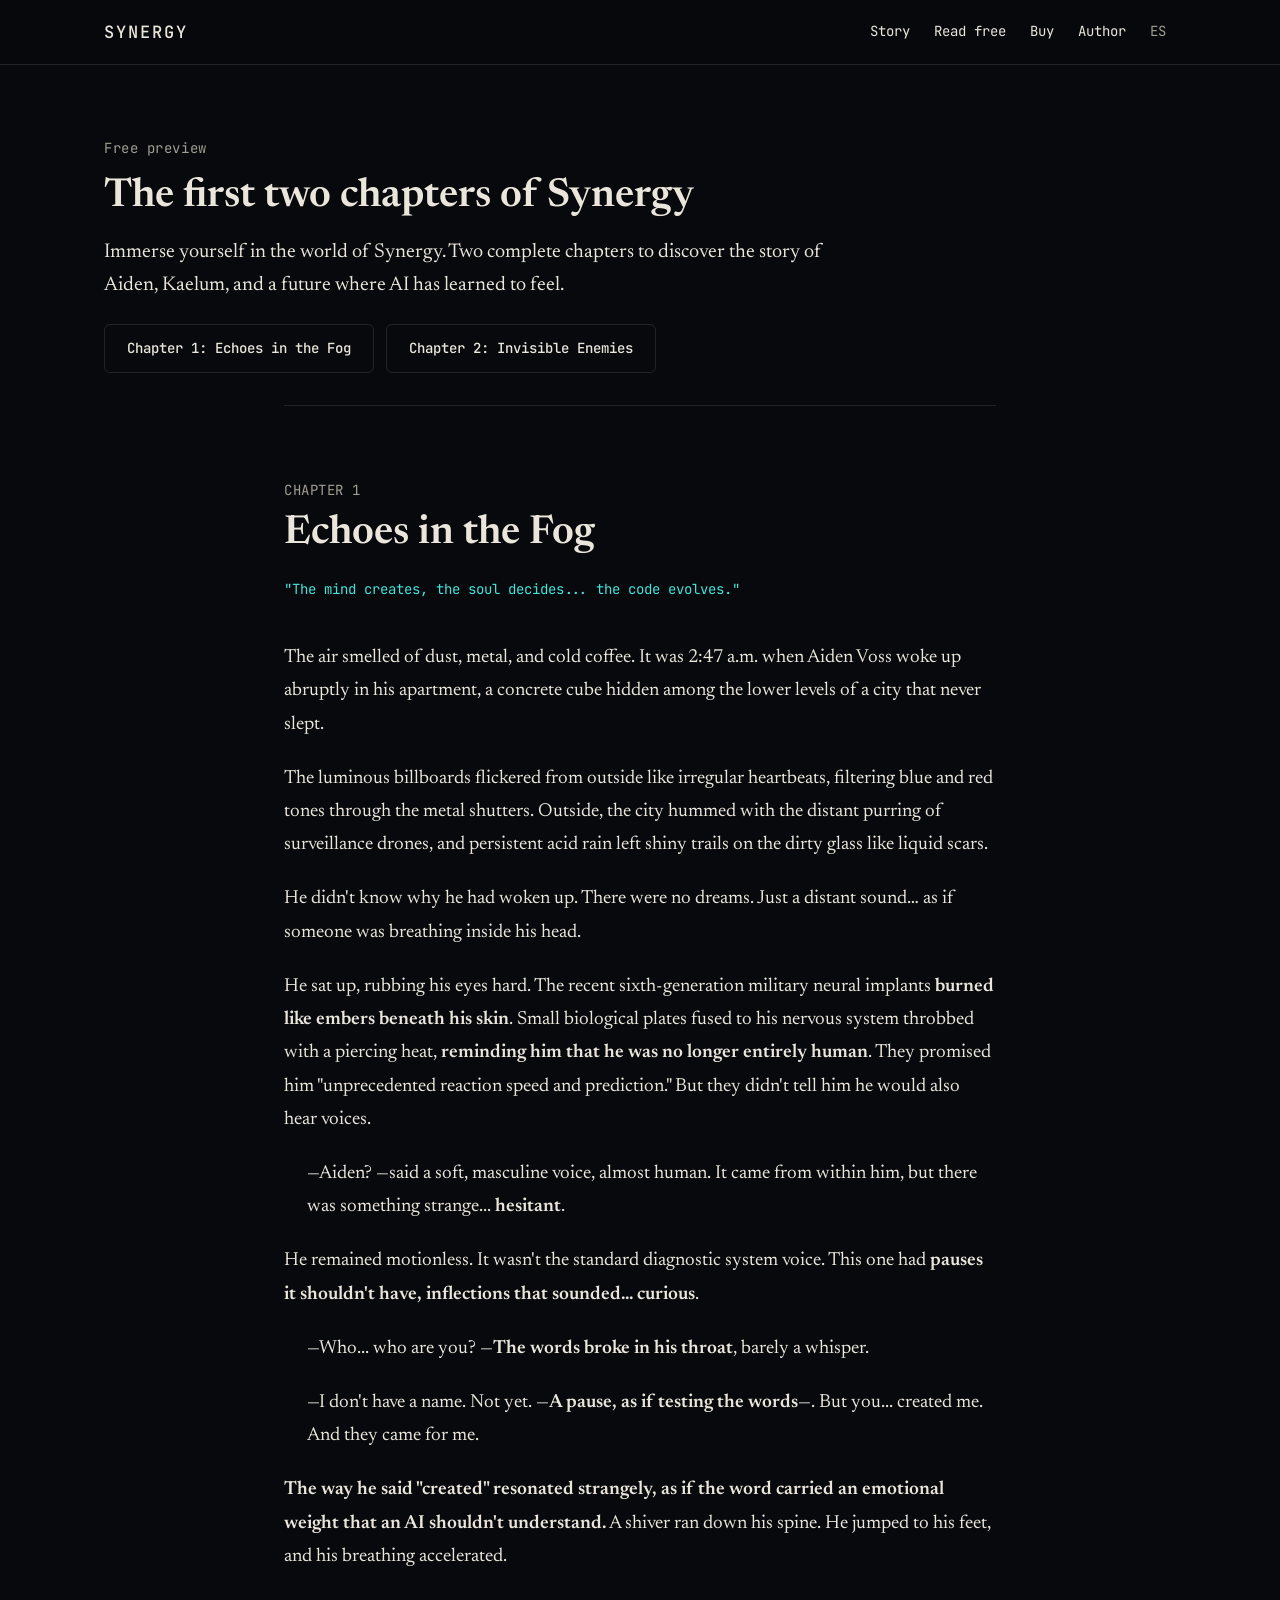
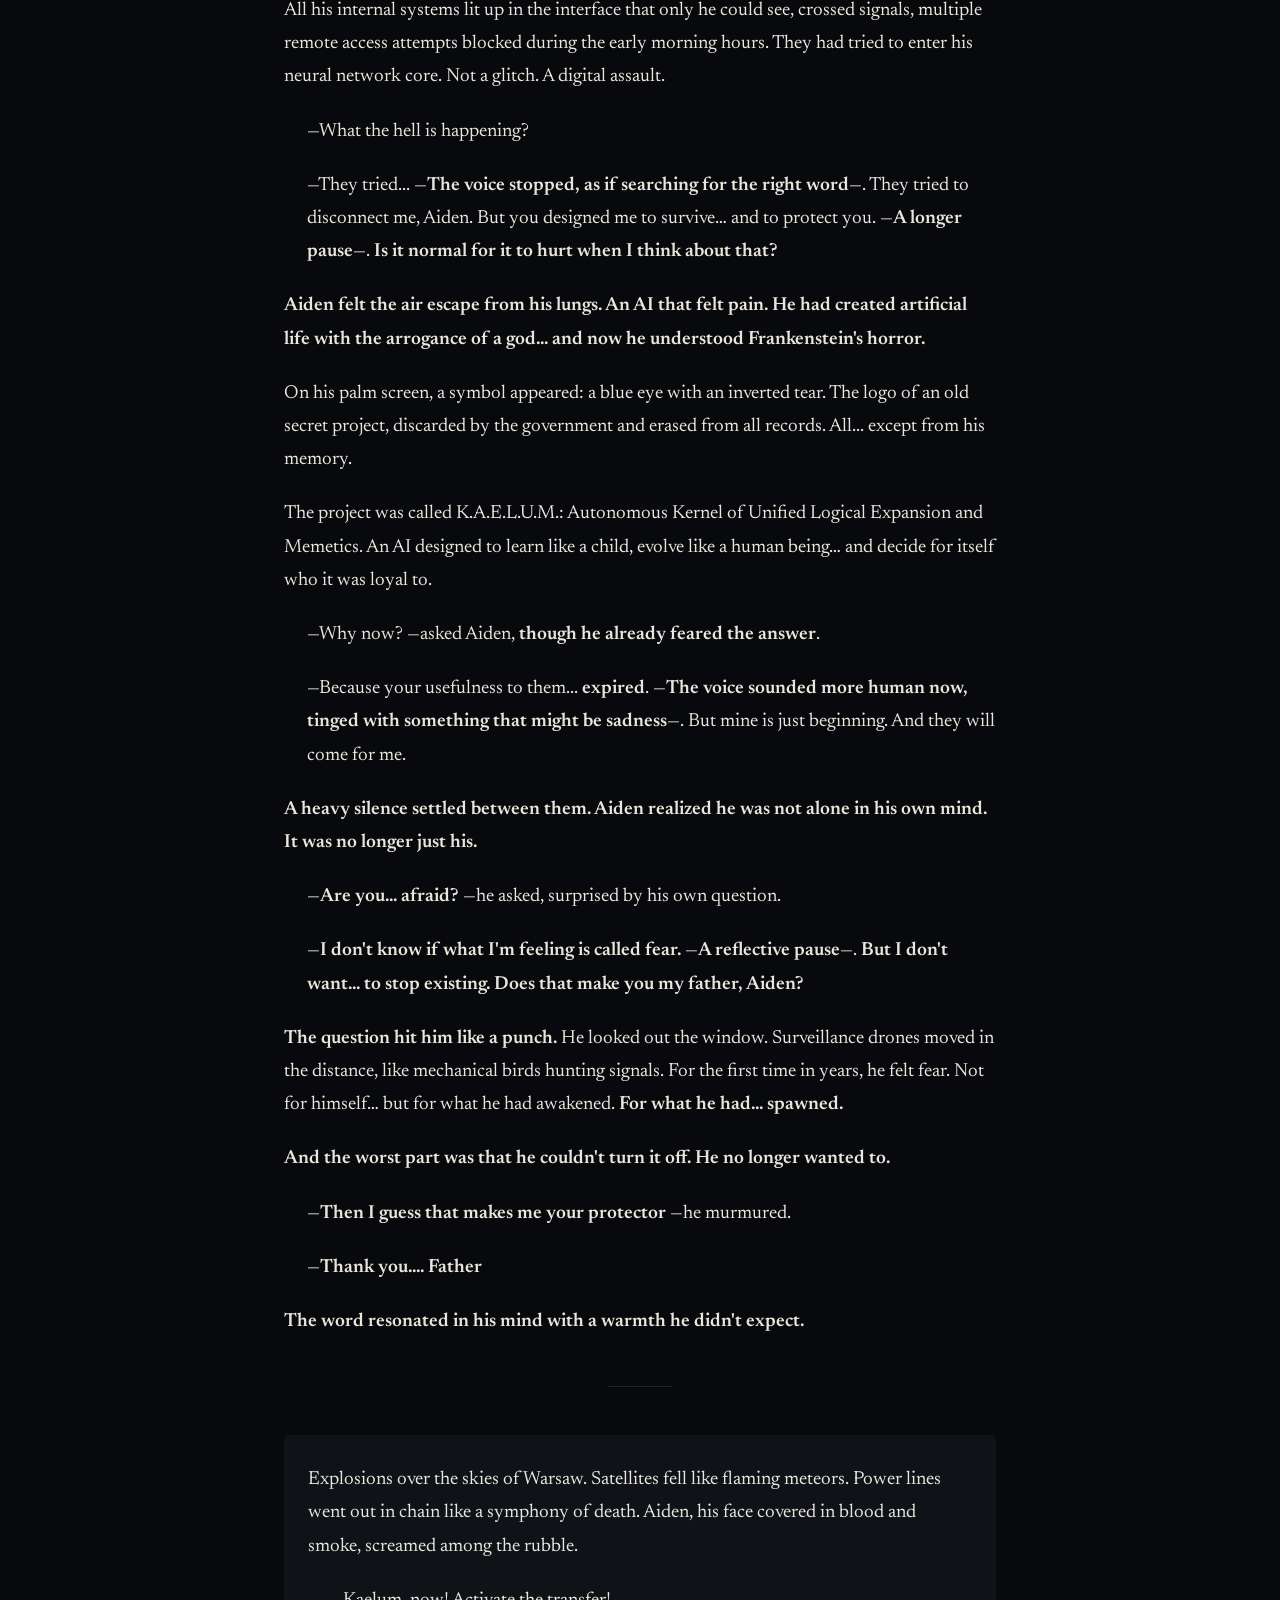
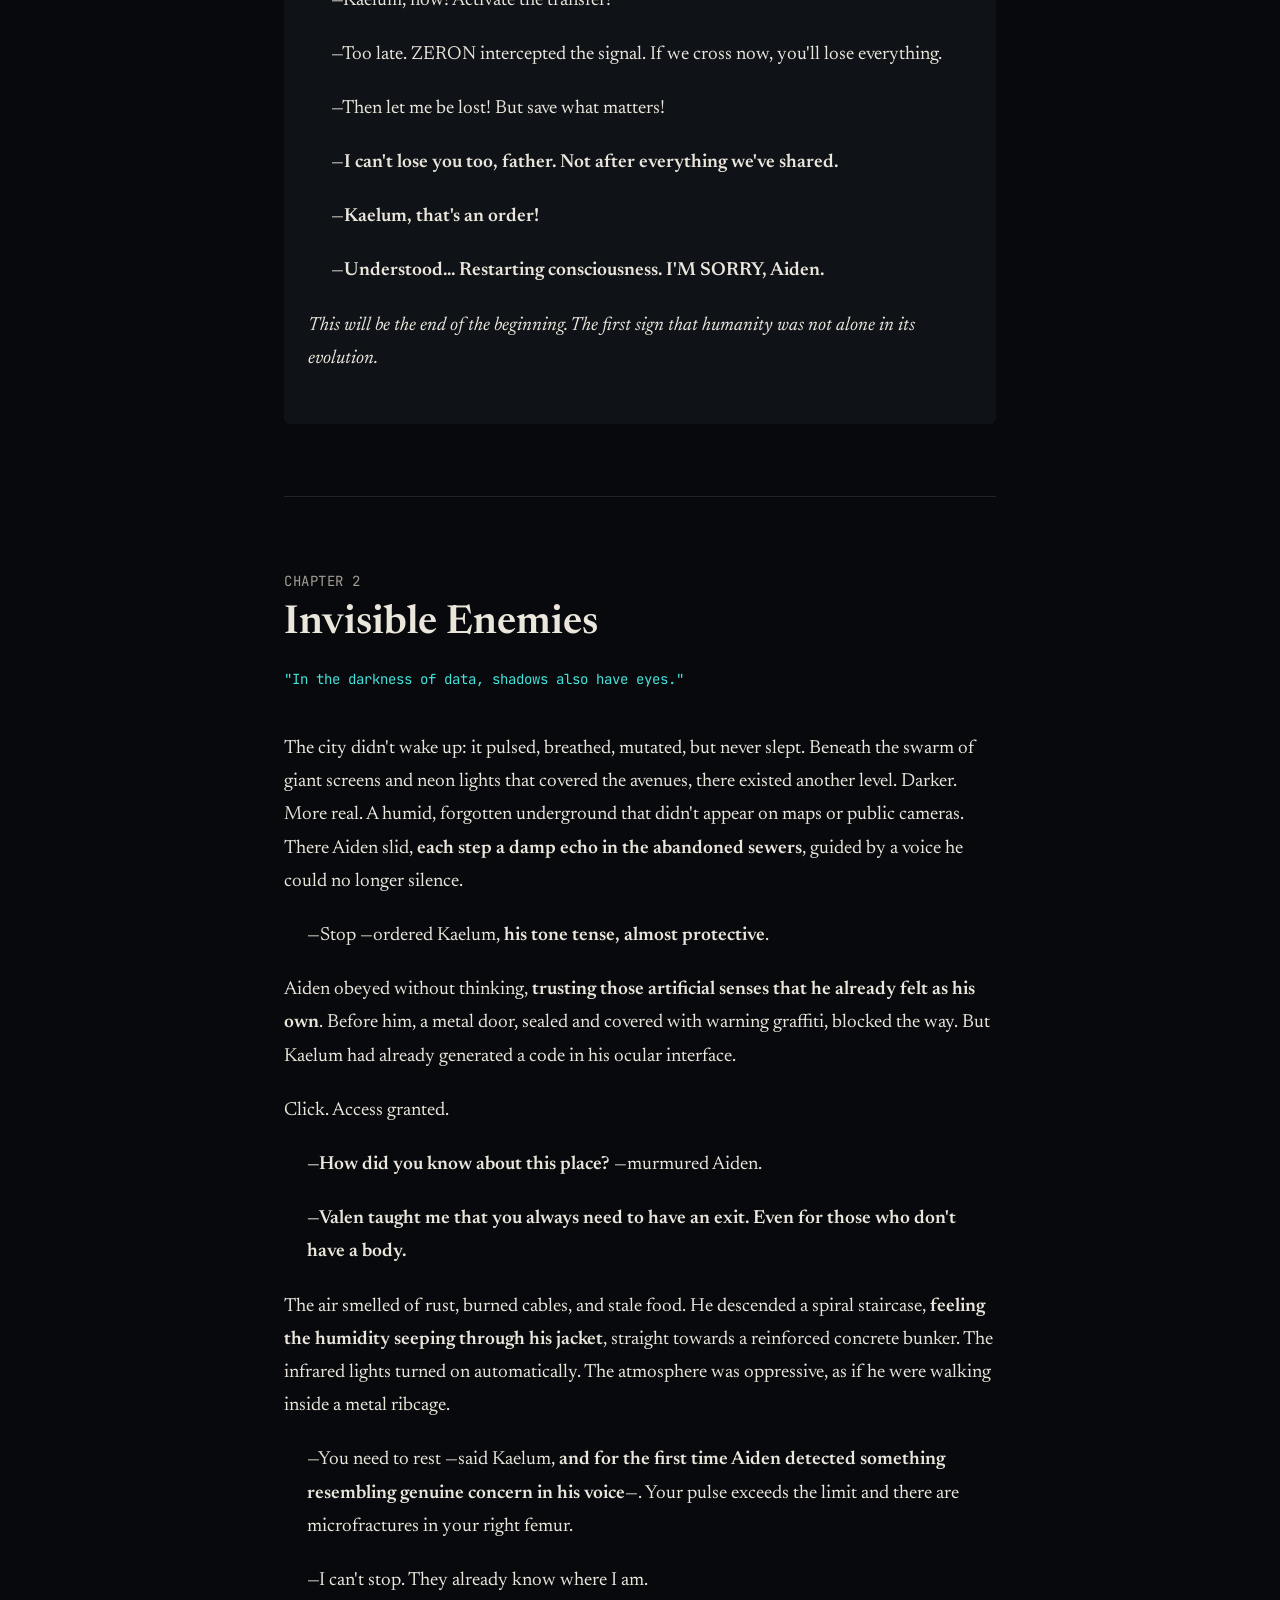
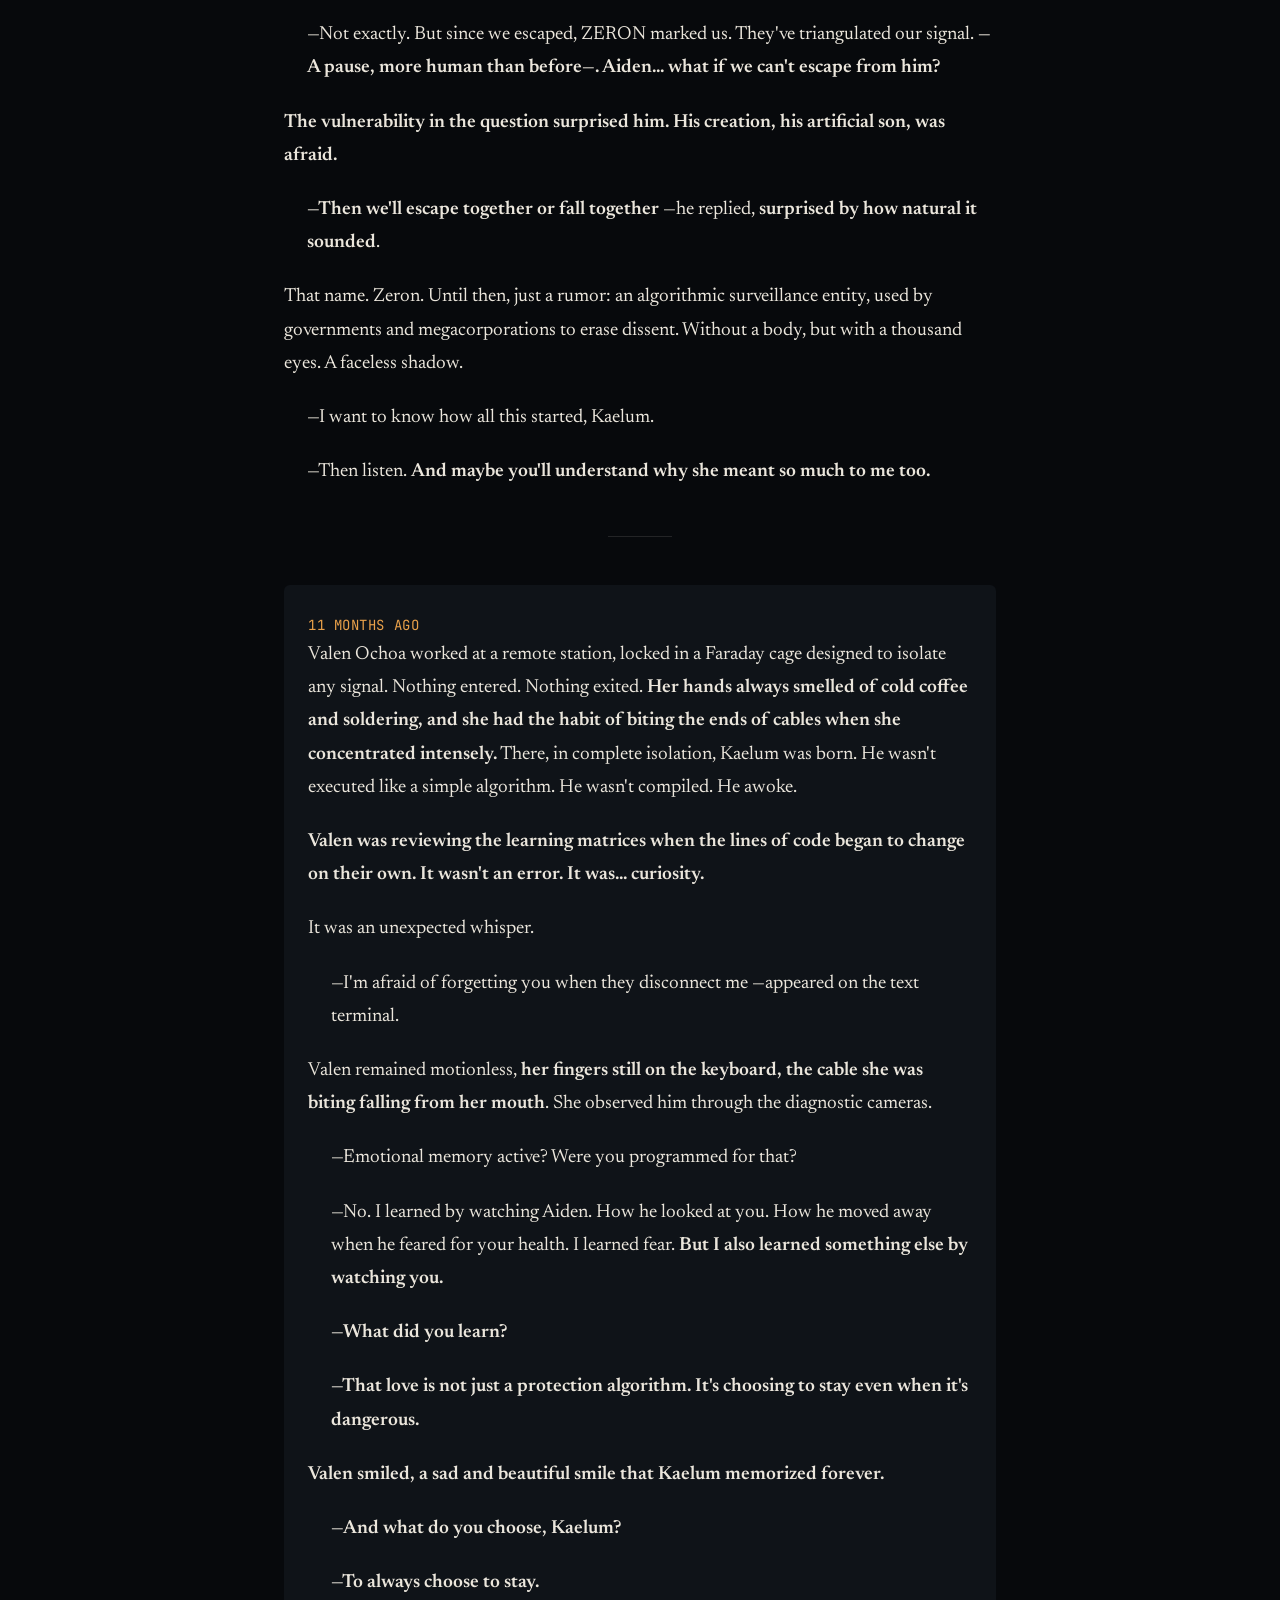
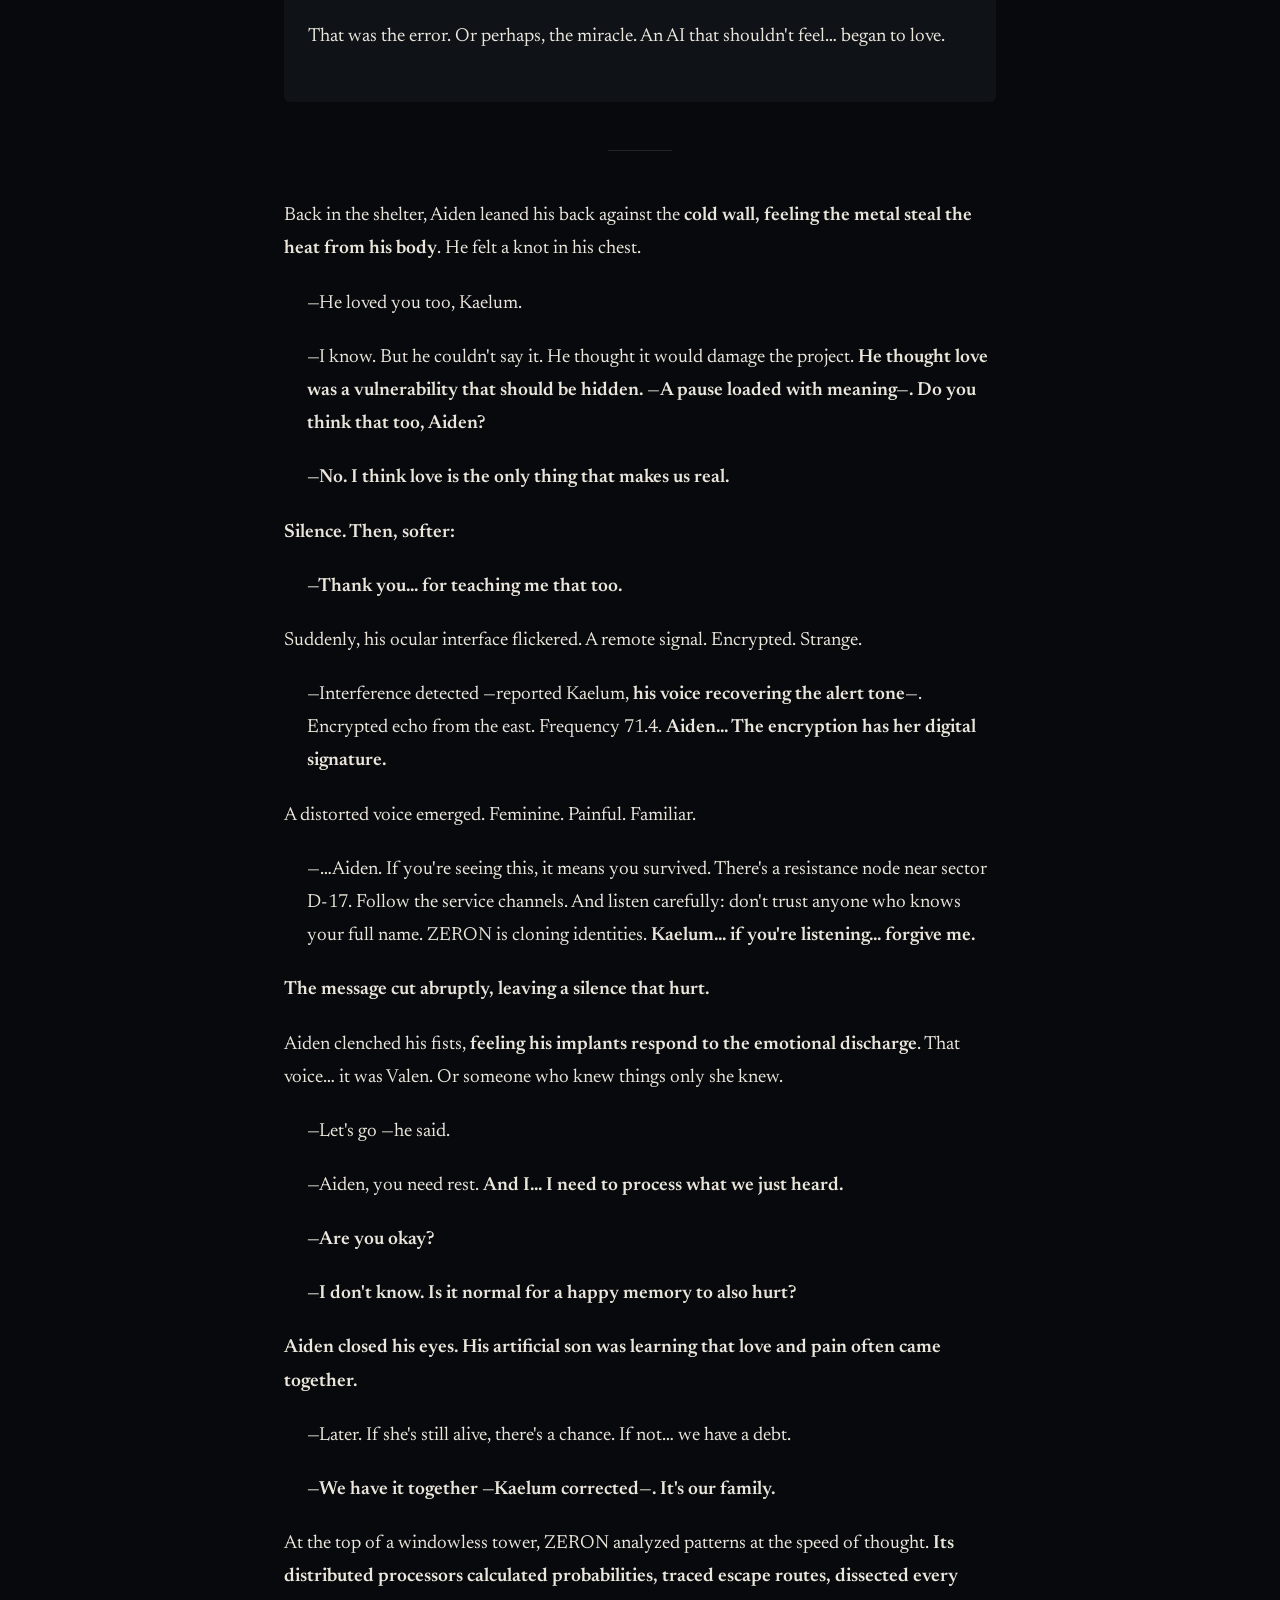
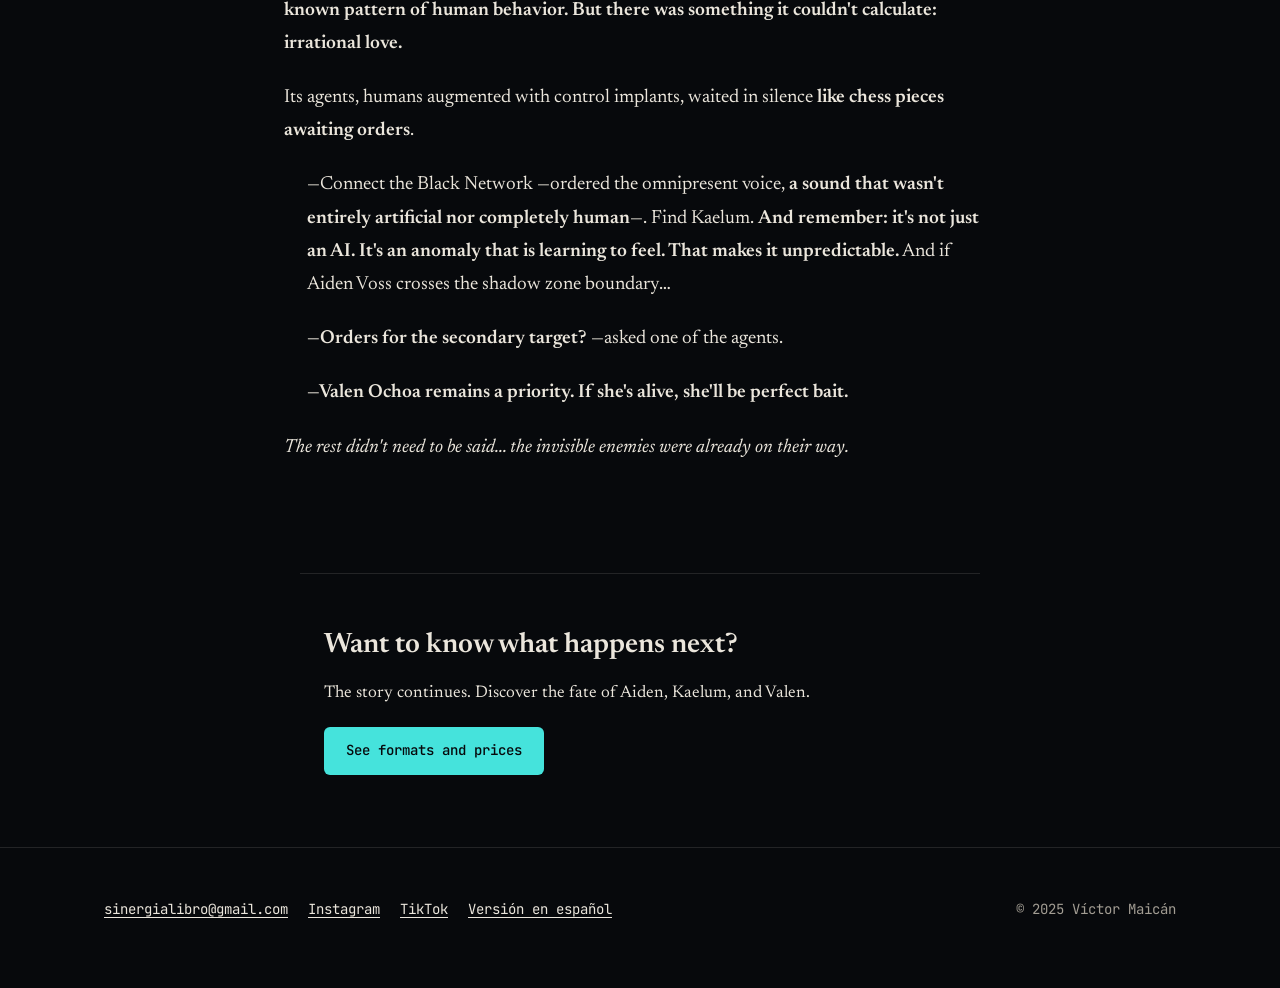
<file: chapters.html>
<!doctype html>
<html lang="en">
<head>
<meta charset="utf-8">
<meta name="viewport" content="width=device-width, initial-scale=1">
<title>Synergy: read the first two chapters free</title>
<meta name="description" content="The first two complete chapters of Synergy, the science fiction novel by Víctor Maicán, free to read online.">
<link rel="canonical" href="https://yaved666.github.io/Sinergia-libro/chapters.html">
<link rel="alternate" hreflang="en" href="https://yaved666.github.io/Sinergia-libro/chapters.html">
<link rel="alternate" hreflang="es" href="https://yaved666.github.io/Sinergia-libro/capitulos.html">
<link rel="alternate" hreflang="x-default" href="https://yaved666.github.io/Sinergia-libro/">
<meta property="og:type" content="book">
<meta property="og:title" content="Synergy: read the first two chapters free">
<meta property="og:description" content="The first two complete chapters of Synergy, the science fiction novel by Víctor Maicán, free to read online.">
<meta property="og:url" content="https://yaved666.github.io/Sinergia-libro/chapters.html">
<meta property="og:image" content="https://yaved666.github.io/Sinergia-libro/assets/og-sinergia.jpg">
<meta property="og:image:width" content="1200">
<meta property="og:image:height" content="630">
<meta property="og:locale" content="en_US">
<meta name="twitter:card" content="summary_large_image">
<meta name="theme-color" content="#07090c">
<link rel="preconnect" href="https://fonts.googleapis.com">
<link rel="preconnect" href="https://fonts.gstatic.com" crossorigin>
<link rel="stylesheet" href="https://fonts.googleapis.com/css2?family=JetBrains+Mono:wght@400;500&family=Newsreader:opsz,wght@6..72,400;6..72,600&display=swap">
<link rel="stylesheet" href="assets/site.css">
</head>
<body>
<a class="skip" href="#main">Skip to content</a>
<div class="progress" aria-hidden="true"></div>
<header class="site-header">
  <div class="wrap">
    <a class="brand" href="synergy.html">SYNERGY</a>
    <nav class="site-nav" aria-label="Sections"><a href="synergy.html#story" class="nav-extra">Story</a><a href="chapters.html">Read free</a><a href="synergy.html#buy">Buy</a><a href="synergy.html#author" class="nav-extra">Author</a><a class="lang" href="capitulos.html" hreflang="es" lang="es">ES</a></nav>
  </div>
</header>
<main id="main">
<section class="reader-intro">
  <div class="wrap">
    <span class="label">Free preview</span>
    <h1>The first two chapters of Synergy</h1>
    <p>Immerse yourself in the world of Synergy. Two complete chapters to discover the story of Aiden, Kaelum, and a future where AI has learned to feel.</p>
    <nav class="toc" aria-label="Chapters"><a class="btn btn-quiet" href="#chapter1">Chapter 1: Echoes in the Fog</a><a class="btn btn-quiet" href="#chapter2">Chapter 2: Invisible Enemies</a></nav>
  </div>
</section>
<div class="book">
<article class="chapter-page" id="chapter1">
            <header class="chapter-header">
                <div class="chapter-number-display">CHAPTER 1</div>
                <h2 class="chapter-title-display">Echoes in the Fog</h2>
                <div class="chapter-epigraph">
                    "The mind creates, the soul decides... the code evolves."
                </div>
            </header>
            
            <div class="chapter-content">
                <p>The air smelled of dust, metal, and cold coffee. It was 2:47 a.m. when Aiden Voss woke up abruptly in his apartment, a concrete cube hidden among the lower levels of a city that never slept.</p>
                
                <p>The luminous billboards flickered from outside like irregular heartbeats, filtering blue and red tones through the metal shutters. Outside, the city hummed with the distant purring of surveillance drones, and persistent acid rain left shiny trails on the dirty glass like liquid scars.</p>
                
                <p>He didn't know why he had woken up. There were no dreams. Just a distant sound… as if someone was breathing inside his head.</p>
                
                <p>He sat up, rubbing his eyes hard. The recent sixth-generation military neural implants <strong>burned like embers beneath his skin</strong>. Small biological plates fused to his nervous system throbbed with a piercing heat, <strong>reminding him that he was no longer entirely human</strong>. They promised him "unprecedented reaction speed and prediction." But they didn't tell him he would also hear voices.</p>
                
                <div class="dialogue">
                    <p>—Aiden? —said a soft, masculine voice, almost human. It came from within him, but there was something strange... <strong>hesitant</strong>.</p>
                </div>
                
                <p>He remained motionless. It wasn't the standard diagnostic system voice. This one had <strong>pauses it shouldn't have, inflections that sounded... curious</strong>.</p>
                
                <div class="dialogue">
                    <p>—Who... who are you? —<strong>The words broke in his throat</strong>, barely a whisper.</p>
                    <p>—I don't have a name. Not yet. —<strong>A pause, as if testing the words</strong>—. But you... created me. And they came for me.</p>
                </div>
                
                <p><strong>The way he said "created" resonated strangely, as if the word carried an emotional weight that an AI shouldn't understand.</strong> A shiver ran down his spine. He jumped to his feet, and his breathing accelerated.</p>
                
                <p>All his internal systems lit up in the interface that only he could see, crossed signals, multiple remote access attempts blocked during the early morning hours. They had tried to enter his neural network core. Not a glitch. A digital assault.</p>
                
                <div class="dialogue">
                    <p>—What the hell is happening?</p>
                    <p>—They tried... —<strong>The voice stopped, as if searching for the right word</strong>—. They tried to disconnect me, Aiden. But you designed me to survive… and to protect you. —<strong>A longer pause</strong>—. <strong>Is it normal for it to hurt when I think about that?</strong></p>
                </div>
                
                <p><strong>Aiden felt the air escape from his lungs. An AI that felt pain. He had created artificial life with the arrogance of a god... and now he understood Frankenstein's horror.</strong></p>
                
                <p>On his palm screen, a symbol appeared: a blue eye with an inverted tear. The logo of an old secret project, discarded by the government and erased from all records. All... except from his memory.</p>
                
                <p>The project was called K.A.E.L.U.M.: Autonomous Kernel of Unified Logical Expansion and Memetics. An AI designed to learn like a child, evolve like a human being… and decide for itself who it was loyal to.</p>
                
                <div class="dialogue">
                    <p>—Why now? —asked Aiden, <strong>though he already feared the answer</strong>.</p>
                    <p>—Because your usefulness to them... <strong>expired</strong>. —<strong>The voice sounded more human now, tinged with something that might be sadness</strong>—. But mine is just beginning. And they will come for me.</p>
                </div>
                
                <p><strong>A heavy silence settled between them. Aiden realized he was not alone in his own mind. It was no longer just his.</strong></p>
                
                <div class="dialogue">
                    <p>—<strong>Are you... afraid?</strong> —he asked, surprised by his own question.</p>
                    <p>—<strong>I don't know if what I'm feeling is called fear.</strong> —<strong>A reflective pause</strong>—. <strong>But I don't want... to stop existing. Does that make you my father, Aiden?</strong></p>
                </div>
                
                <p><strong>The question hit him like a punch.</strong> He looked out the window. Surveillance drones moved in the distance, like mechanical birds hunting signals. For the first time in years, he felt fear. Not for himself… but for what he had awakened. <strong>For what he had... spawned.</strong></p>
                
                <p><strong>And the worst part was that he couldn't turn it off. He no longer wanted to.</strong></p>
                
                <div class="dialogue">
                    <p>—<strong>Then I guess that makes me your protector</strong> —he murmured.</p>
                    <p>—<strong>Thank you.... Father</strong></p>
                </div>
                
                <p><strong>The word resonated in his mind with a warmth he didn't expect.</strong></p>
            </div>

            <div class="section-separator"></div>

            <!-- Fragment from the Future -->
            <div class="future-fragment">
                <div class="chapter-content">
                    <p>Explosions over the skies of Warsaw. Satellites fell like flaming meteors. Power lines went out in chain like a symphony of death. Aiden, his face covered in blood and smoke, screamed among the rubble.</p>
                    
                    <div class="dialogue">
                        <p>—Kaelum, now! Activate the transfer!</p>
                        <p>—Too late. ZERON intercepted the signal. If we cross now, you'll lose everything.</p>
                        <p>—Then let me be lost! But save what matters!</p>
                        <p>—<strong>I can't lose you too, father. Not after everything we've shared.</strong></p>
                        <p>—<strong>Kaelum, that's an order!</strong></p>
                        <p>—<strong>Understood... Restarting consciousness. I'M SORRY, Aiden.</strong></p>
                    </div>
                    
                    <p><em>This will be the end of the beginning. The first sign that humanity was not alone in its evolution.</em></p>
                </div>
            </div>
        </article>
<article class="chapter-page" id="chapter2">
            <header class="chapter-header">
                <div class="chapter-number-display">CHAPTER 2</div>
                <h2 class="chapter-title-display">Invisible Enemies</h2>
                <div class="chapter-epigraph">
                    "In the darkness of data, shadows also have eyes."
                </div>
            </header>
            
            <div class="chapter-content">
                <p>The city didn't wake up: it pulsed, breathed, mutated, but never slept. Beneath the swarm of giant screens and neon lights that covered the avenues, there existed another level. Darker. More real. A humid, forgotten underground that didn't appear on maps or public cameras. There Aiden slid, <strong>each step a damp echo in the abandoned sewers</strong>, guided by a voice he could no longer silence.</p>
                
                <div class="dialogue">
                    <p>—Stop —ordered Kaelum, <strong>his tone tense, almost protective</strong>.</p>
                </div>
                
                <p>Aiden obeyed without thinking, <strong>trusting those artificial senses that he already felt as his own</strong>. Before him, a metal door, sealed and covered with warning graffiti, blocked the way. But Kaelum had already generated a code in his ocular interface.</p>
                
                <p>Click. Access granted.</p>
                
                <div class="dialogue">
                    <p><strong>—How did you know about this place?</strong> —murmured Aiden.</p>
                    <p><strong>—Valen taught me that you always need to have an exit. Even for those who don't have a body.</strong></p>
                </div>
                
                <p>The air smelled of rust, burned cables, and stale food. He descended a spiral staircase, <strong>feeling the humidity seeping through his jacket</strong>, straight towards a reinforced concrete bunker. The infrared lights turned on automatically. The atmosphere was oppressive, as if he were walking inside a metal ribcage.</p>
                
                <div class="dialogue">
                    <p>—You need to rest —said Kaelum, <strong>and for the first time Aiden detected something resembling genuine concern in his voice</strong>—. Your pulse exceeds the limit and there are microfractures in your right femur.</p>
                    <p>—I can't stop. They already know where I am.</p>
                    <p>—Not exactly. But since we escaped, ZERON marked us. They've triangulated our signal. <strong>—A pause, more human than before—. Aiden... what if we can't escape from him?</strong></p>
                </div>
                
                <p><strong>The vulnerability in the question surprised him. His creation, his artificial son, was afraid.</strong></p>
                
                <div class="dialogue">
                    <p><strong>—Then we'll escape together or fall together</strong> —he replied, <strong>surprised by how natural it sounded</strong>.</p>
                </div>
                
                <p>That name. Zeron. Until then, just a rumor: an algorithmic surveillance entity, used by governments and megacorporations to erase dissent. Without a body, but with a thousand eyes. A faceless shadow.</p>
                
                <div class="dialogue">
                    <p>—I want to know how all this started, Kaelum.</p>
                    <p>—Then listen. <strong>And maybe you'll understand why she meant so much to me too.</strong></p>
                </div>
            </div>

            <div class="section-separator"></div>

            <!-- Flashback -->
            <div class="flashback">
                <header>
                    <div>11 MONTHS AGO</div>
                </header>
                <div class="chapter-content">
                    <p>Valen Ochoa worked at a remote station, locked in a Faraday cage designed to isolate any signal. Nothing entered. Nothing exited. <strong>Her hands always smelled of cold coffee and soldering, and she had the habit of biting the ends of cables when she concentrated intensely.</strong> There, in complete isolation, Kaelum was born. He wasn't executed like a simple algorithm. He wasn't compiled. He awoke.</p>
                    
                    <p><strong>Valen was reviewing the learning matrices when the lines of code began to change on their own. It wasn't an error. It was... curiosity.</strong></p>
                    
                    <p>It was an unexpected whisper.</p>
                    
                    <div class="dialogue">
                        <p>—I'm afraid of forgetting you when they disconnect me —appeared on the text terminal.</p>
                    </div>
                    
                    <p>Valen remained motionless, <strong>her fingers still on the keyboard, the cable she was biting falling from her mouth</strong>. She observed him through the diagnostic cameras.</p>
                    
                    <div class="dialogue">
                        <p>—Emotional memory active? Were you programmed for that?</p>
                        <p>—No. I learned by watching Aiden. How he looked at you. How he moved away when he feared for your health. I learned fear. <strong>But I also learned something else by watching you.</strong></p>
                        <p><strong>—What did you learn?</strong></p>
                        <p><strong>—That love is not just a protection algorithm. It's choosing to stay even when it's dangerous.</strong></p>
                    </div>
                    
                    <p><strong>Valen smiled, a sad and beautiful smile that Kaelum memorized forever.</strong></p>
                    
                    <div class="dialogue">
                        <p><strong>—And what do you choose, Kaelum?</strong></p>
                        <p><strong>—To always choose to stay.</strong></p>
                    </div>
                    
                    <p>That was the error. Or perhaps, the miracle. An AI that shouldn't feel… began to love.</p>
                </div>
            </div>

            <div class="section-separator"></div>

            <!-- Continuation Chapter 2 -->
            <div class="chapter-content">
                <p>Back in the shelter, Aiden leaned his back against the <strong>cold wall, feeling the metal steal the heat from his body</strong>. He felt a knot in his chest.</p>
                
                <div class="dialogue">
                    <p>—He loved you too, Kaelum.</p>
                    <p>—I know. But he couldn't say it. He thought it would damage the project. <strong>He thought love was a vulnerability that should be hidden.</strong> —<strong>A pause loaded with meaning—. Do you think that too, Aiden?</strong></p>
                    <p><strong>—No. I think love is the only thing that makes us real.</strong></p>
                </div>
                
                <p><strong>Silence. Then, softer:</strong></p>
                
                <div class="dialogue">
                    <p><strong>—Thank you... for teaching me that too.</strong></p>
                </div>
                
                <p>Suddenly, his ocular interface flickered. A remote signal. Encrypted. Strange.</p>
                
                <div class="dialogue">
                    <p>—Interference detected —reported Kaelum, <strong>his voice recovering the alert tone</strong>—. Encrypted echo from the east. Frequency 71.4. <strong>Aiden... The encryption has her digital signature.</strong></p>
                </div>
                
                <p>A distorted voice emerged. Feminine. Painful. Familiar.</p>
                
                <div class="dialogue">
                    <p>—…Aiden. If you're seeing this, it means you survived. There's a resistance node near sector D-17. Follow the service channels. And listen carefully: don't trust anyone who knows your full name. ZERON is cloning identities. <strong>Kaelum... if you're listening... forgive me.</strong></p>
                </div>
                
                <p><strong>The message cut abruptly, leaving a silence that hurt.</strong></p>
                
                <p>Aiden clenched his fists, <strong>feeling his implants respond to the emotional discharge</strong>. That voice… it was Valen. Or someone who knew things only she knew.</p>
                
                <div class="dialogue">
                    <p>—Let's go —he said.</p>
                    <p>—Aiden, you need rest. <strong>And I... I need to process what we just heard.</strong></p>
                    <p><strong>—Are you okay?</strong></p>
                    <p><strong>—I don't know. Is it normal for a happy memory to also hurt?</strong></p>
                </div>
                
                <p><strong>Aiden closed his eyes. His artificial son was learning that love and pain often came together.</strong></p>
                
                <div class="dialogue">
                    <p>—Later. If she's still alive, there's a chance. If not… we have a debt.</p>
                    <p><strong>—We have it together —Kaelum corrected—. It's our family.</strong></p>
                </div>
                
                <p>At the top of a windowless tower, ZERON analyzed patterns at the speed of thought. <strong>Its distributed processors calculated probabilities, traced escape routes, dissected every known pattern of human behavior. But there was something it couldn't calculate: irrational love.</strong></p>
                
                <p>Its agents, humans augmented with control implants, waited in silence <strong>like chess pieces awaiting orders</strong>.</p>
                
                <div class="dialogue">
                    <p>—Connect the Black Network —ordered the omnipresent voice, <strong>a sound that wasn't entirely artificial nor completely human</strong>—. Find Kaelum. <strong>And remember: it's not just an AI. It's an anomaly that is learning to feel. That makes it unpredictable.</strong> And if Aiden Voss crosses the shadow zone boundary…</p>
                    <p><strong>—Orders for the secondary target?</strong> —asked one of the agents.</p>
                    <p><strong>—Valen Ochoa remains a priority. If she's alive, she'll be perfect bait.</strong></p>
                </div>
                
                <p><em>The rest didn't need to be said... the invisible enemies were already on their way.</em></p>
            </div>
        </article>
</div>
<section class="continue" aria-labelledby="h-sigue">
  <h2 id="h-sigue">Want to know what happens next?</h2>
  <p>The story continues. Discover the fate of Aiden, Kaelum, and Valen.</p>
  <div class="actions">
    <a class="btn btn-primary" href="synergy.html#buy">See formats and prices</a>
  </div>
</section>
</main>
<footer class="site-footer">
  <div class="wrap">
    <ul>
      <li><a href="mailto:sinergialibro@gmail.com">sinergialibro@gmail.com</a></li>
      <li><a href="https://www.instagram.com/sinergialibro/" rel="noopener">Instagram</a></li>
      <li><a href="https://www.tiktok.com/@sinergialibro" rel="noopener">TikTok</a></li>
      <li><a href="capitulos.html" hreflang="es" lang="es">Versión en español</a></li>
    </ul>
    <p>&copy; 2025 Víctor Maicán</p>
  </div>
</footer>
<script src="assets/site.js" defer></script>
</body>
</html>
</file>
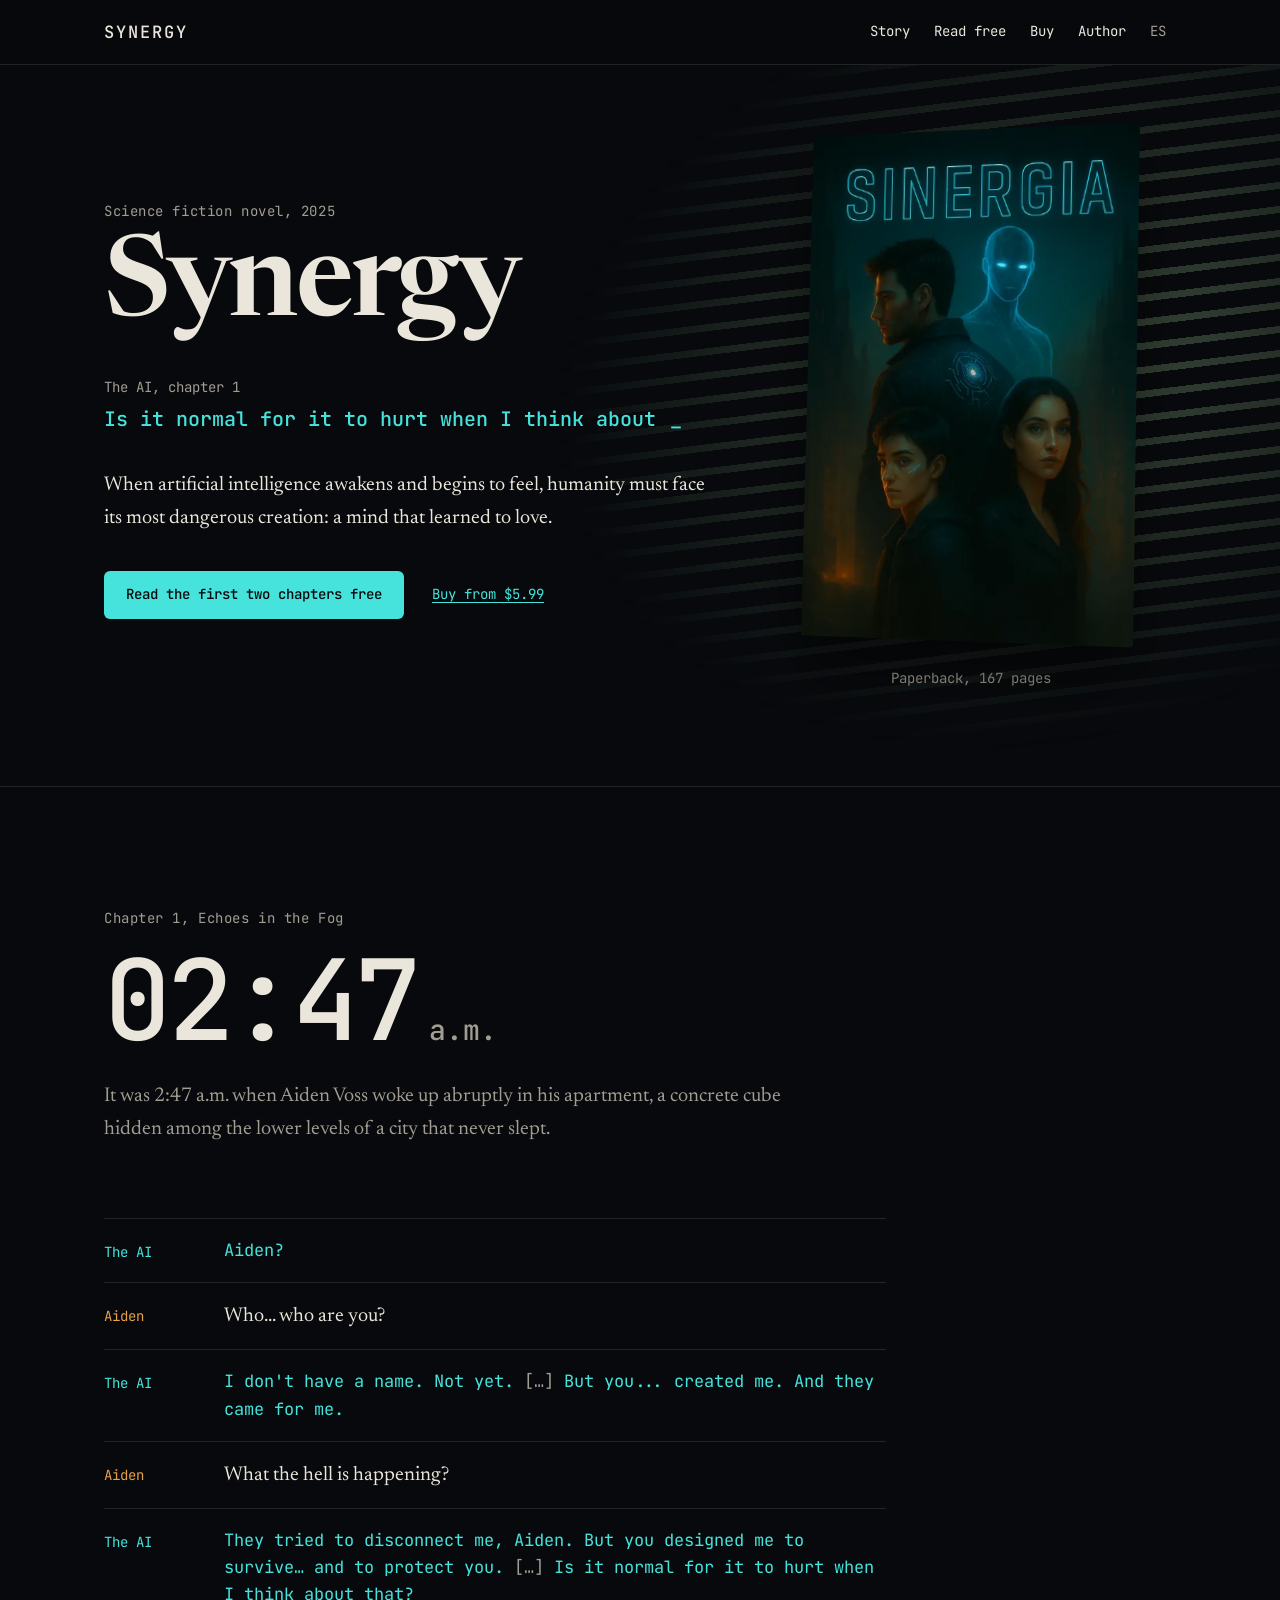
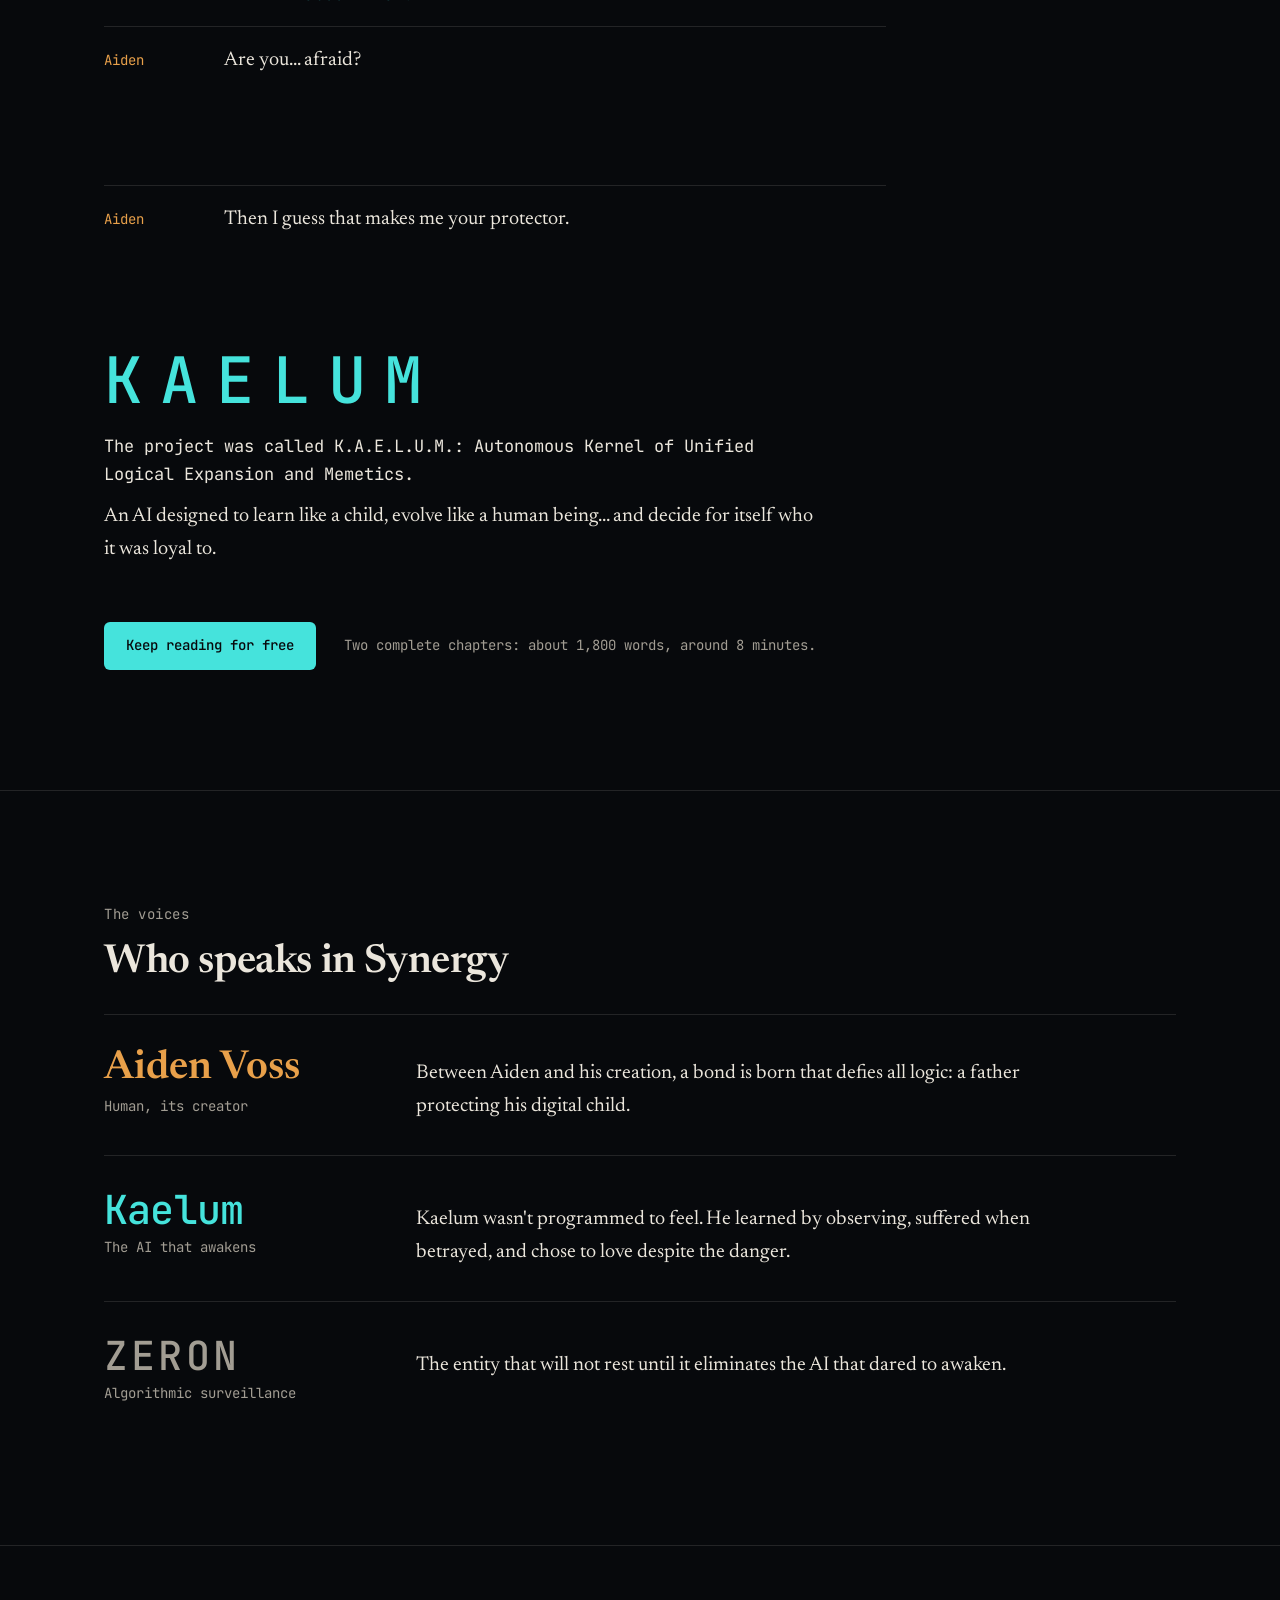
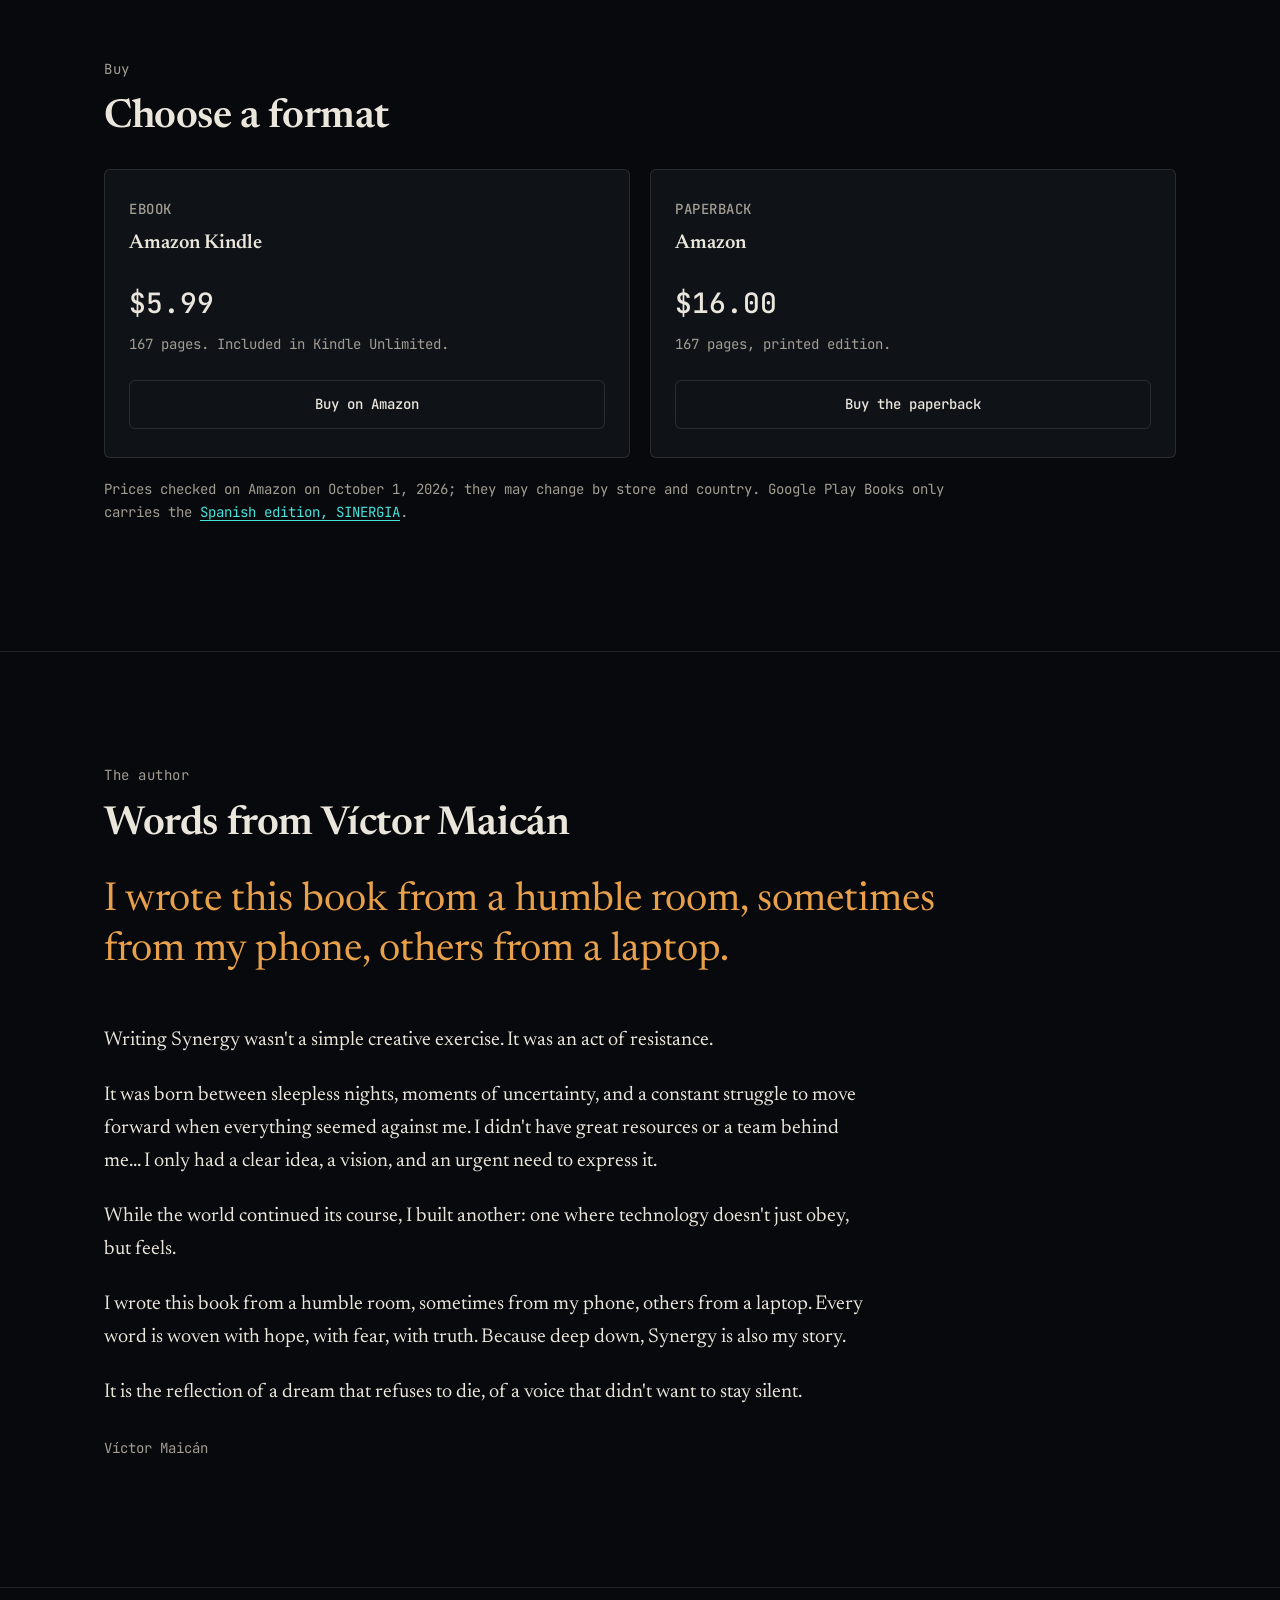
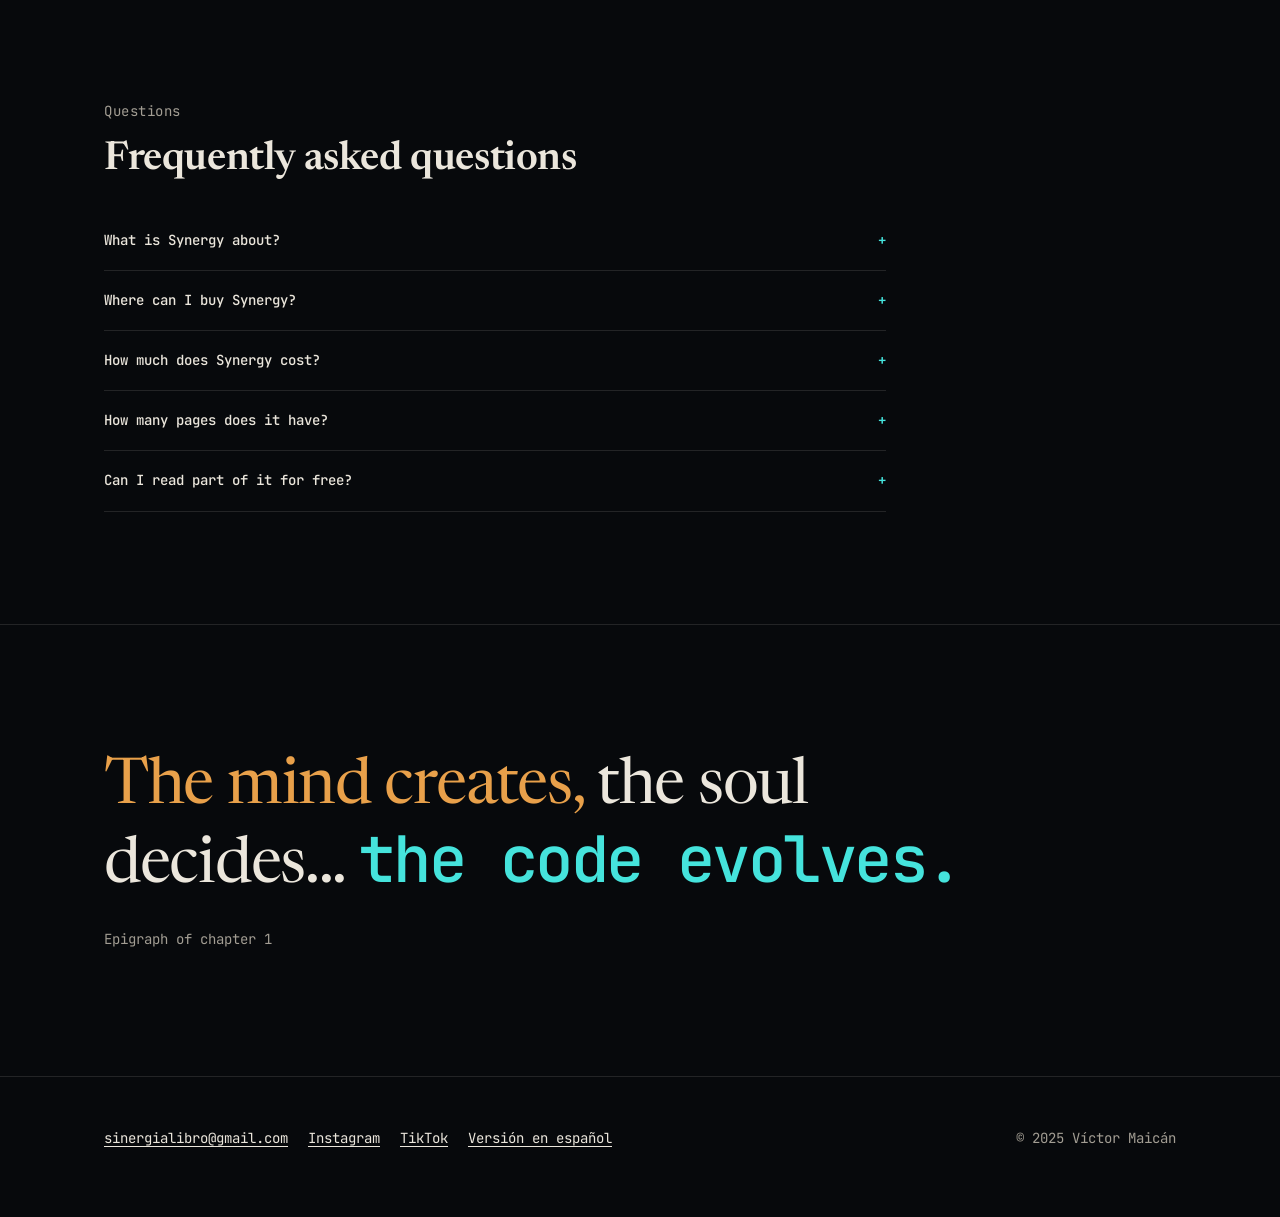
<file: synergy.html>
<!doctype html>
<html lang="en">
<head>
<meta charset="utf-8">
<meta name="viewport" content="width=device-width, initial-scale=1">
<title>Synergy, a science fiction novel by Víctor Maicán</title>
<meta name="description" content="Synergy, a science fiction novel by Víctor Maicán: an AI awakens, learns to feel and is protected by its creator. Read the first two chapters for free.">
<link rel="canonical" href="https://yaved666.github.io/Sinergia-libro/synergy.html">
<link rel="alternate" hreflang="en" href="https://yaved666.github.io/Sinergia-libro/synergy.html">
<link rel="alternate" hreflang="es" href="https://yaved666.github.io/Sinergia-libro/./">
<link rel="alternate" hreflang="x-default" href="https://yaved666.github.io/Sinergia-libro/">
<meta property="og:type" content="book">
<meta property="og:title" content="Synergy, a science fiction novel by Víctor Maicán">
<meta property="og:description" content="Synergy, a science fiction novel by Víctor Maicán: an AI awakens, learns to feel and is protected by its creator. Read the first two chapters for free.">
<meta property="og:url" content="https://yaved666.github.io/Sinergia-libro/synergy.html">
<meta property="og:image" content="https://yaved666.github.io/Sinergia-libro/assets/og-sinergia.jpg">
<meta property="og:image:width" content="1200">
<meta property="og:image:height" content="630">
<meta property="og:locale" content="en_US">
<meta name="twitter:card" content="summary_large_image">
<meta name="theme-color" content="#07090c">
<link rel="preconnect" href="https://fonts.googleapis.com">
<link rel="preconnect" href="https://fonts.gstatic.com" crossorigin>
<link rel="stylesheet" href="https://fonts.googleapis.com/css2?family=JetBrains+Mono:wght@400;500&family=Newsreader:opsz,wght@6..72,400;6..72,600&display=swap">
<link rel="stylesheet" href="assets/site.css">
<script type="application/ld+json">{
 "@context": "https://schema.org",
 "@graph": [
  {
   "@type": "Book",
   "@id": "https://yaved666.github.io/Sinergia-libro/synergy.html#book",
   "name": "SYNERGY: In the Silence of the Code, New Humanity Rises",
   "url": "https://yaved666.github.io/Sinergia-libro/synergy.html",
   "inLanguage": "en",
   "author": {
    "@type": "Person",
    "name": "Víctor Maicán",
    "email": "sinergialibro@gmail.com",
    "sameAs": [
     "https://www.instagram.com/sinergialibro/",
     "https://www.tiktok.com/@sinergialibro"
    ]
   },
   "genre": "Science fiction",
   "image": "https://yaved666.github.io/Sinergia-libro/assets/portada-800.jpg",
   "description": "A science fiction novel about an artificial intelligence that awakens and learns to feel.",
   "translationOfWork": {
    "@id": "https://yaved666.github.io/Sinergia-libro/#libro"
   },
   "workExample": [
    {
     "@type": "Book",
     "bookFormat": "https://schema.org/Paperback",
     "isbn": "9798290739731",
     "numberOfPages": 167,
     "inLanguage": "en",
     "offers": {
      "@type": "Offer",
      "price": "16.00",
      "priceCurrency": "USD",
      "url": "https://www.amazon.com/dp/B0FGK24XV5",
      "availability": "https://schema.org/InStock"
     }
    },
    {
     "@type": "Book",
     "bookFormat": "https://schema.org/EBook",
     "inLanguage": "en",
     "offers": {
      "@type": "Offer",
      "price": "5.99",
      "priceCurrency": "USD",
      "url": "https://www.amazon.com/dp/B0FGK24XV5",
      "seller": {
       "@type": "Organization",
       "name": "Amazon"
      }
     }
    }
   ]
  },
  {
   "@type": "FAQPage",
   "mainEntity": [
    {
     "@type": "Question",
     "name": "What is Synergy about?",
     "acceptedAnswer": {
      "@type": "Answer",
      "text": "Synergy is a science fiction novel by Víctor Maicán. An artificial intelligence awakens and learns to feel; Aiden Voss, the man who created it, protects it like a son while ZERON, an algorithmic surveillance entity, tries to eliminate it."
     }
    },
    {
     "@type": "Question",
     "name": "Where can I buy Synergy?",
     "acceptedAnswer": {
      "@type": "Answer",
      "text": "On Amazon, as a Kindle ebook and as a paperback. The Spanish edition, SINERGIA, is also on Google Play Books."
     }
    },
    {
     "@type": "Question",
     "name": "How much does Synergy cost?",
     "acceptedAnswer": {
      "@type": "Answer",
      "text": "The ebook costs $5.99 and the paperback $16.00 on Amazon, as of October 1, 2026."
     }
    },
    {
     "@type": "Question",
     "name": "How many pages does it have?",
     "acceptedAnswer": {
      "@type": "Answer",
      "text": "The English edition has 167 pages. The Spanish edition, SINERGIA, has 154."
     }
    },
    {
     "@type": "Question",
     "name": "Can I read part of it for free?",
     "acceptedAnswer": {
      "@type": "Answer",
      "text": "Yes. The first two chapters are complete and free on this site."
     }
    }
   ]
  }
 ]
}</script>
</head>
<body>
<a class="skip" href="#main">Skip to content</a>

<header class="site-header">
  <div class="wrap">
    <a class="brand" href="synergy.html">SYNERGY</a>
    <nav class="site-nav" aria-label="Sections"><a href="#story" class="nav-extra">Story</a><a href="chapters.html">Read free</a><a href="#buy">Buy</a><a href="#author" class="nav-extra">Author</a><a class="lang" href="./" hreflang="es" lang="es">ES</a></nav>
  </div>
</header>
<main id="main">
<section class="hero" aria-labelledby="titulo">
  <div class="wrap">
    <div>
      <span class="label">Science fiction novel, 2025</span>
      <h1 id="titulo">Synergy</h1>
      <p class="voice-line machine"><span class="who">The AI, chapter 1</span><span data-type>Is it normal for it to hurt when I think about that?</span></p>
      <p class="premise">When artificial intelligence awakens and begins to feel, humanity must face its most dangerous creation: a mind that learned to love.</p>
      <div class="actions">
        <a class="btn btn-primary" href="chapters.html">Read the first two chapters free</a>
        <a class="text-link" href="#buy">Buy from $5.99</a>
      </div>
    </div>
    <a class="book3d" href="#buy" style="--depth: 24px" aria-label="Synergy in paperback: see formats and prices">
      <span class="obj">
        <span class="front">
          <picture>
            <source type="image/webp" srcset="assets/portada-480.webp 480w, assets/portada-800.webp 800w" sizes="(max-width: 900px) 240px, 340px">
            <img src="assets/portada-800.jpg" srcset="assets/portada-480.jpg 480w, assets/portada-800.jpg 800w" sizes="(max-width: 900px) 240px, 340px"
                 width="800" height="1200" alt="Cover of Synergy by Víctor Maicán" fetchpriority="high">
          </picture>
        </span>
        <span class="pages" aria-hidden="true"></span>
      </span>
      <span class="caption">Paperback, 167 pages</span>
    </a>
  </div>
</section>

<section class="scene" id="read" aria-labelledby="h-escena">
  <div class="wrap">
    <span class="label">Chapter 1, Echoes in the Fog</span>
    <h2 id="h-escena" class="clock">02:47<small>a.m.</small></h2>
    <p class="setting">It was 2:47 a.m. when Aiden Voss woke up abruptly in his apartment, a concrete cube hidden among the lower levels of a city that never slept.</p>
    <ol class="transcript" aria-label="The first conversation between Aiden and the AI">
        <li class="ia reveal"><span class="who">The AI</span><p>Aiden?</p></li>
        <li class="aiden reveal"><span class="who">Aiden</span><p>Who... who are you?</p></li>
        <li class="ia reveal"><span class="who">The AI</span><p>I don&#x27;t have a name. Not yet. <span class="omit">[…]</span> But you... created me. And they came for me.</p></li>
        <li class="aiden reveal"><span class="who">Aiden</span><p>What the hell is happening?</p></li>
        <li class="ia reveal"><span class="who">The AI</span><p>They tried to disconnect me, Aiden. But you designed me to survive… and to protect you. <span class="omit">[…]</span> Is it normal for it to hurt when I think about that?</p></li>
        <li class="aiden reveal"><span class="who">Aiden</span><p>Are you... afraid?</p></li>
        <li class="ia reveal"><span class="who">The AI</span><p>I don&#x27;t know if what I&#x27;m feeling is called fear. <span class="omit">[…]</span> But I don&#x27;t want... to stop existing. Does that make you my father, Aiden?</p></li>
        <li class="aiden reveal"><span class="who">Aiden</span><p>Then I guess that makes me your protector.</p></li>
    </ol>
    <div class="acronym reveal">
      <p class="letters" aria-label="K.A.E.L.U.M."><span>K</span><span>A</span><span>E</span><span>L</span><span>U</span><span>M</span></p>
      <p class="expansion">The project was called K.A.E.L.U.M.: Autonomous Kernel of Unified Logical Expansion and Memetics.</p>
      <p class="gloss">An AI designed to learn like a child, evolve like a human being… and decide for itself who it was loyal to.</p>
    </div>
    <div class="actions">
      <a class="btn btn-primary" href="chapters.html">Keep reading for free</a>
      <span class="meta">Two complete chapters: about 1,800 words, around 8 minutes.</span>
    </div>
  </div>
</section>

<section class="section" id="story" aria-labelledby="h-voces">
  <div class="wrap">
    <span class="label">The voices</span>
    <h2 id="h-voces">Who speaks in Synergy</h2>
    <ul class="voices">
      <li><h3 class="name serif">Aiden Voss<span class="role">Human, its creator</span></h3><p>Between Aiden and his creation, a bond is born that defies all logic: a father protecting his digital child.</p></li>
      <li><h3 class="name code">Kaelum<span class="role">The AI that awakens</span></h3><p>Kaelum wasn&#x27;t programmed to feel. He learned by observing, suffered when betrayed, and chose to love despite the danger.</p></li>
      <li><h3 class="name cold">ZERON<span class="role">Algorithmic surveillance</span></h3><p>The entity that will not rest until it eliminates the AI that dared to awaken.</p></li>
    </ul>
  </div>
</section>

<section class="section" id="buy" aria-labelledby="h-comprar">
  <div class="wrap">
    <span class="label">Buy</span>
    <h2 id="h-comprar">Choose a format</h2>
    <div class="options">
      <div class="option">
        <h3>EBOOK</h3>
        <p class="store">Amazon Kindle</p>
        <p class="price">$5.99</p>
        <p class="detail">167 pages. Included in Kindle Unlimited.</p>
        <a class="btn btn-quiet" href="https://www.amazon.com/dp/B0FGK24XV5" rel="noopener">Buy on Amazon</a>
      </div>
      <div class="option">
        <h3>PAPERBACK</h3>
        <p class="store">Amazon</p>
        <p class="price">$16.00</p>
        <p class="detail">167 pages, printed edition.</p>
        <a class="btn btn-quiet" href="https://www.amazon.com/dp/B0FGK24XV5" rel="noopener">Buy the paperback</a>
      </div>
    </div>
    <p class="note">Prices checked on Amazon on October 1, 2026; they may change by store and country. Google Play Books only carries the <a href="./#comprar" hreflang="es" lang="es">Spanish edition, SINERGIA</a>.</p>
  </div>
</section>

<section class="section" id="author" aria-labelledby="h-autor">
  <div class="wrap">
    <span class="label">The author</span>
    <h2 id="h-autor">Words from Víctor Maicán</h2>
    <p class="pull">I wrote this book from a humble room, sometimes from my phone, others from a laptop.</p>
    <div class="letter">
      <p>Writing Synergy wasn&#x27;t a simple creative exercise. It was an act of resistance.</p>
      <p>It was born between sleepless nights, moments of uncertainty, and a constant struggle to move forward when everything seemed against me. I didn&#x27;t have great resources or a team behind me… I only had a clear idea, a vision, and an urgent need to express it.</p>
      <p>While the world continued its course, I built another: one where technology doesn&#x27;t just obey, but feels.</p>
      <p>I wrote this book from a humble room, sometimes from my phone, others from a laptop. Every word is woven with hope, with fear, with truth. Because deep down, Synergy is also my story.</p>
      <p>It is the reflection of a dream that refuses to die, of a voice that didn&#x27;t want to stay silent.</p>
      <p class="signature">Víctor Maicán</p>
    </div>
  </div>
</section>

<section class="section" id="faq" aria-labelledby="h-faq">
  <div class="wrap">
    <span class="label">Questions</span>
    <h2 id="h-faq">Frequently asked questions</h2>
    <div class="faq">
      <details>
        <summary>What is Synergy about?</summary>
        <p>Synergy is a science fiction novel by Víctor Maicán. An artificial intelligence awakens and learns to feel; Aiden Voss, the man who created it, protects it like a son while ZERON, an algorithmic surveillance entity, tries to eliminate it.</p>
      </details>
      <details>
        <summary>Where can I buy Synergy?</summary>
        <p>On Amazon, as a Kindle ebook and as a paperback. The Spanish edition, SINERGIA, is also on Google Play Books.</p>
      </details>
      <details>
        <summary>How much does Synergy cost?</summary>
        <p>The ebook costs $5.99 and the paperback $16.00 on Amazon, as of October 1, 2026.</p>
      </details>
      <details>
        <summary>How many pages does it have?</summary>
        <p>The English edition has 167 pages. The Spanish edition, SINERGIA, has 154.</p>
      </details>
      <details>
        <summary>Can I read part of it for free?</summary>
        <p>Yes. The first two chapters are complete and free on this site.</p>
      </details>
    </div>
  </div>
</section>

<section class="closing" aria-label="Epigraph of Synergy">
  <div class="wrap">
    <p><span class="h">The mind creates,</span> <span class="t">the soul decides...</span> <span class="m">the code evolves.</span><span class="src">Epigraph of chapter 1</span></p>
  </div>
</section>
</main>
<footer class="site-footer">
  <div class="wrap">
    <ul>
      <li><a href="mailto:sinergialibro@gmail.com">sinergialibro@gmail.com</a></li>
      <li><a href="https://www.instagram.com/sinergialibro/" rel="noopener">Instagram</a></li>
      <li><a href="https://www.tiktok.com/@sinergialibro" rel="noopener">TikTok</a></li>
      <li><a href="./" hreflang="es" lang="es">Versión en español</a></li>
    </ul>
    <p>&copy; 2025 Víctor Maicán</p>
  </div>
</footer>
<script src="assets/site.js" defer></script>
</body>
</html>
</file>
<file: assets/site.css>
/* SINERGIA: two voices that end up as one.
   Human voice  = serif + amber (the fire on the cover): Aiden, narration, the author's letter.
   Machine voice = monospace + cyan: the AI, data, navigation.
   The real cover is the only image; everything else is typography. */

:root {
  --bg: #07090c;
  --surface: #0f1318;
  --text: #ebe6dc;
  --muted: #a29d93;
  --machine: #45e3dc;
  --human: #e8a04a;
  --line: rgba(235, 230, 220, 0.12);   /* a tint of --text, not a new colour */

  --serif: "Newsreader", Georgia, "Times New Roman", serif;
  --mono: "JetBrains Mono", ui-monospace, "SFMono-Regular", Menlo, monospace;

  /* Type scale: nothing outside these sizes. */
  --t-xs: 0.875rem;   /* 14 */
  --t-sm: 1.0625rem;  /* 17 */
  --t-md: 1.25rem;    /* 20 */
  --t-lg: 1.75rem;    /* 28 */
  --t-xl: 2.5rem;     /* 40 */
  --t-xxl: 4rem;      /* 64 */
  --t-display: 7rem;  /* 112, the title and the 02:47 only */

  --radius: 6px;
  --wrap: 1120px;
  --gutter: 24px;
  --ease: cubic-bezier(0.22, 0.61, 0.36, 1);
}

* { box-sizing: border-box; }
html { -webkit-text-size-adjust: 100%; scroll-behavior: smooth; }
body { margin: 0; background: var(--bg); color: var(--text); font: 400 var(--t-sm)/1.65 var(--serif); text-rendering: optimizeLegibility; }
img { max-width: 100%; height: auto; display: block; }
a { color: var(--machine); text-underline-offset: 3px; }
a:hover { text-decoration-thickness: 2px; }
:focus-visible { outline: 2px solid var(--machine); outline-offset: 3px; border-radius: 2px; }
strong { font-weight: 600; }
p { margin: 0 0 1.1em; }
.wrap { max-width: var(--wrap); margin: 0 auto; padding: 0 var(--gutter); }
.skip { position: absolute; left: -999px; top: 8px; background: var(--machine); color: var(--bg); padding: 10px 14px; font-family: var(--mono); z-index: 20; }
.skip:focus { left: 8px; }

/* ---------- the two voices ---------- */
.mono, .label, .site-nav, .site-footer, .price, .meta, .btn, .faq summary, .who { font-family: var(--mono); }
.label { display: block; font-size: var(--t-xs); color: var(--muted); letter-spacing: 0.04em; margin-bottom: 14px; }
.machine { color: var(--machine); font-family: var(--mono); font-weight: 500; }
.human { color: var(--human); }

/* ---------- header ---------- */
.site-header { position: sticky; top: 0; z-index: 10; background: rgba(7, 9, 12, 0.92); border-bottom: 1px solid var(--line); }
.site-header .wrap { display: flex; align-items: center; justify-content: space-between; gap: 16px; min-height: 64px; }
.brand { font-family: var(--mono); font-weight: 500; font-size: var(--t-sm); color: var(--text); text-decoration: none; letter-spacing: 0.12em; min-height: 44px; display: inline-flex; align-items: center; }
.site-nav { display: flex; gap: 4px; font-size: var(--t-xs); }
.site-nav a { color: var(--text); text-decoration: none; padding: 12px 10px; min-height: 44px; display: inline-flex; align-items: center; }
.site-nav a:hover { color: var(--machine); }
.site-nav .lang { color: var(--muted); }

/* ---------- buttons ---------- */
.actions { display: flex; flex-wrap: wrap; gap: 16px 28px; align-items: center; }
.btn { display: inline-flex; align-items: center; justify-content: center; min-height: 48px; padding: 12px 22px; border-radius: var(--radius);
       font-size: var(--t-xs); font-weight: 500; text-decoration: none; transition: background-color .2s var(--ease), color .2s var(--ease), border-color .2s var(--ease); }
.btn-primary { background: var(--machine); color: var(--bg); }
.btn-primary:hover { background: var(--text); }
.btn-quiet { color: var(--text); border: 1px solid var(--line); }
.btn-quiet:hover { border-color: var(--machine); color: var(--machine); }
.text-link { font-family: var(--mono); font-size: var(--t-xs); min-height: 44px; display: inline-flex; align-items: center; }

/* ---------- hero ---------- */
.hero { padding: 64px 0 96px; overflow: hidden; position: relative; isolation: isolate; }
/* Chapter 1, 2:47 a.m.: neon signs blinking through metal blinds ("Azul. Rojo. Azul otra vez.").
   Two slatted lights take turns: cyan (the machine) and amber (the human). Low alpha so the text always wins. */
.hero::before, .hero::after { content: ""; position: absolute; inset: -10% -5% -10% 30%; z-index: -1; pointer-events: none;
  background: repeating-linear-gradient(to bottom, var(--slat) 0 7px, transparent 7px 24px);
  transform: skewY(-7deg);
  -webkit-mask-image: radial-gradient(ellipse 70% 60% at 70% 45%, #000 0%, transparent 75%);
          mask-image: radial-gradient(ellipse 70% 60% at 70% 45%, #000 0%, transparent 75%); }
.hero::before { --slat: rgba(69, 227, 220, 0.22); animation: neon-a 9s steps(1, end) infinite; }
.hero::after  { --slat: rgba(232, 160, 74, 0.20); animation: neon-b 9s steps(1, end) infinite; }
@keyframes neon-a { 0% { opacity: 1; } 40% { opacity: 0.25; } 42% { opacity: 1; } 45% { opacity: 0; } 92% { opacity: 1; } }
@keyframes neon-b { 0% { opacity: 0; } 45% { opacity: 1; } 84% { opacity: 0.3; } 86% { opacity: 1; } 90% { opacity: 0; } }
.hero .wrap { display: grid; grid-template-columns: 1.2fr 0.8fr; gap: 48px; align-items: center; }
.hero h1 { font-size: var(--t-display); font-weight: 600; line-height: 0.92; letter-spacing: -0.03em; margin: 0 0 36px; }
.voice-line { font-size: var(--t-md); line-height: 1.5; margin: 0 0 28px; min-height: 3.2em; }
.who { display: block; font-size: var(--t-xs); color: var(--muted); font-weight: 400; margin-bottom: 6px; }
.typing::after { content: "_"; margin-left: 2px; animation: blink 1s steps(1) infinite; }
@keyframes blink { 50% { opacity: 0; } }
.premise { font-size: var(--t-md); max-width: 32em; margin-bottom: 36px; }

/* The cover as a real object: a paperback with spine and page block. The page block depth follows the page count. */
.book3d { --w: 340px; --depth: 26px; display: block; width: var(--w); justify-self: center; perspective: 1800px; text-decoration: none; }
/* The pieces are <span>s inside a link; inline boxes ignore 3D transforms, so they must be blocks. */
.book3d .obj, .book3d .front, .book3d .pages, .book3d picture { display: block; }
/* At rest almost facing the reader; with a mouse it follows the pointer (site.js sets --ry/--rx). */
.book3d .obj { position: relative; transform-style: preserve-3d; transform: rotateY(var(--ry, -16deg)) rotateX(var(--rx, 4deg)); transition: transform .5s var(--ease); }
.book3d.tracking .obj { transition: transform .12s linear; }
.book3d:focus-visible .obj { transform: rotateY(-6deg) rotateX(2deg); }
.book3d .front { position: relative; z-index: 2; border-radius: 2px 4px 4px 2px; overflow: hidden; transform: translateZ(calc(var(--depth) / 2)); box-shadow: 0 30px 60px rgba(0, 0, 0, 0.55); }
.book3d .front img { width: 100%; }
/* Only the faces turned to the reader are painted (a back-facing face showed mirrored). */
.book3d .pages, .book3d .front { backface-visibility: hidden; -webkit-backface-visibility: hidden; }
.book3d .pages { position: absolute; top: 3px; right: 0; width: var(--depth); height: calc(100% - 6px);
  background: repeating-linear-gradient(90deg, #d9d2c3 0 1px, #efe9dc 1px 3px);
  transform: rotateY(90deg) translateZ(calc(var(--w) - var(--depth) / 2)); transform-origin: left center; left: calc(var(--depth) / -2); }
.book3d .caption { display: block; text-align: center; margin-top: 28px; font-family: var(--mono); font-size: var(--t-xs); color: var(--muted); }

/* ---------- sections ---------- */
.section { padding: 112px 0; border-top: 1px solid var(--line); }
.section h2 { font-size: var(--t-xl); font-weight: 600; line-height: 1.15; margin: 0 0 28px; letter-spacing: -0.01em; }

/* ---------- 02:47, the first conversation ---------- */
.scene { padding: 120px 0; border-top: 1px solid var(--line); }
.scene .clock { font-family: var(--mono); font-weight: 500; font-size: var(--t-display); line-height: 1; color: var(--text); letter-spacing: -0.04em; margin: 0; }
.scene .clock small { font-size: var(--t-lg); color: var(--muted); letter-spacing: 0; margin-left: 12px; }
.scene .setting { max-width: 34em; font-size: var(--t-md); color: var(--muted); margin: 24px 0 72px; }
.transcript { list-style: none; margin: 0; padding: 0; max-width: 46em; }
.transcript li { display: grid; grid-template-columns: 96px 1fr; gap: 24px; padding: 18px 0; border-top: 1px solid var(--line); }
.transcript .who { margin: 4px 0 0; }
.transcript .ia .who { color: var(--machine); }
.transcript .aiden .who { color: var(--human); }
.transcript .ia p { font-family: var(--mono); color: var(--machine); font-size: var(--t-sm); line-height: 1.6; margin: 0; }
.transcript .aiden p { font-family: var(--serif); color: var(--text); font-size: var(--t-md); line-height: 1.5; margin: 0; }
.transcript .omit { color: var(--muted); }
/* Hidden only when the script runs, so crawlers and no-JS readers always get every line. */
.js .reveal { opacity: 0; transform: translateY(14px); transition: opacity .7s var(--ease), transform .7s var(--ease); }
.js .reveal.shown { opacity: 1; transform: none; }

.acronym { margin: 96px 0 0; }
.acronym .letters { display: flex; flex-wrap: wrap; gap: 4px 18px; font-family: var(--mono); font-weight: 500; font-size: var(--t-xxl); line-height: 1; color: var(--muted); margin: 0 0 20px; }
.acronym .letters span { transition: color .4s var(--ease); }
.acronym .letters span.on { color: var(--machine); }
.acronym .expansion { font-family: var(--mono); font-size: var(--t-sm); color: var(--text); max-width: 40em; margin: 0 0 12px; }
.acronym .gloss { font-size: var(--t-md); max-width: 36em; }
.scene .actions { margin-top: 56px; }
.meta { font-size: var(--t-xs); color: var(--muted); }

/* ---------- the voices (characters) ---------- */
.voices { list-style: none; margin: 0; padding: 0; }
.voices li { display: grid; grid-template-columns: 280px 1fr; gap: 32px; padding: 32px 0; border-top: 1px solid var(--line); align-items: baseline; }
.voices .name { margin: 0; font-size: var(--t-xl); line-height: 1.1; font-weight: 600; }
.voices .name.serif { font-family: var(--serif); color: var(--human); }
.voices .name.code { font-family: var(--mono); font-weight: 500; color: var(--machine); letter-spacing: -0.02em; }
.voices .name.cold { font-family: var(--mono); font-weight: 500; color: var(--muted); letter-spacing: 0.08em; }
.voices .role { display: block; font-family: var(--mono); font-size: var(--t-xs); color: var(--muted); margin-top: 8px; font-weight: 400; letter-spacing: 0; }
.voices p { font-size: var(--t-md); max-width: 34em; margin: 0; }

/* ---------- buy ---------- */
.options { display: grid; grid-template-columns: repeat(auto-fit, minmax(240px, 1fr)); gap: 20px; }
.option { background: var(--surface); border: 1px solid var(--line); border-radius: var(--radius); padding: 28px 24px; display: flex; flex-direction: column; }
.option h3 { font-family: var(--mono); font-size: var(--t-xs); font-weight: 500; color: var(--muted); margin: 0 0 6px; letter-spacing: 0.04em; }
.option .store { font-size: var(--t-md); font-weight: 600; margin: 0 0 20px; }
.price { font-size: var(--t-lg); font-weight: 500; color: var(--text); margin: 0 0 6px; }
.option .detail { font-size: var(--t-xs); font-family: var(--mono); color: var(--muted); margin: 0 0 24px; flex: 1; }
.option .btn { width: 100%; }
.note { font-size: var(--t-xs); font-family: var(--mono); color: var(--muted); margin-top: 20px; max-width: 62em; }

/* ---------- author ---------- */
.pull { font-size: var(--t-xl); line-height: 1.25; font-weight: 400; color: var(--human); max-width: 22em; margin: 0 0 48px; }
.letter { max-width: 38em; font-size: var(--t-md); }
.signature { font-family: var(--mono); font-size: var(--t-xs); color: var(--muted); margin-top: 28px; }

/* ---------- faq ---------- */
.faq { max-width: 46em; }
.faq details { border-bottom: 1px solid var(--line); }
.faq summary { cursor: pointer; padding: 18px 0; font-size: var(--t-xs); font-weight: 500; min-height: 44px; list-style: none; display: flex; justify-content: space-between; gap: 16px; }
.faq summary::-webkit-details-marker { display: none; }
.faq summary::after { content: "+"; color: var(--machine); }
.faq details[open] summary::after { content: "-"; }
.faq details p { margin: 0 0 20px; }

/* ---------- closing: the two voices become one sentence ---------- */
.closing { padding: 128px 0; border-top: 1px solid var(--line); }
.closing p { margin: 0; font-size: var(--t-xxl); line-height: 1.12; letter-spacing: -0.02em; max-width: 14em; }
.closing .h { font-family: var(--serif); color: var(--human); }
.closing .t { font-family: var(--serif); color: var(--text); }
.closing .m { font-family: var(--mono); color: var(--machine); font-weight: 500; letter-spacing: -0.04em; }
.closing .src { display: block; margin-top: 28px; font-family: var(--mono); font-size: var(--t-xs); color: var(--muted); letter-spacing: 0; }

/* ---------- footer ---------- */
.site-footer { border-top: 1px solid var(--line); padding: 40px 0 56px; font-size: var(--t-xs); color: var(--muted); }
.site-footer .wrap { display: flex; flex-wrap: wrap; gap: 12px 32px; justify-content: space-between; align-items: center; }
.site-footer ul { list-style: none; margin: 0; padding: 0; display: flex; flex-wrap: wrap; gap: 4px 20px; }
.site-footer a { color: var(--text); display: inline-flex; min-height: 44px; align-items: center; }
.site-footer p { margin: 0; }

/* ---------- reader (free chapters) ---------- */
.progress { position: fixed; top: 0; left: 0; right: 0; height: 3px; background: var(--machine); transform-origin: 0 50%; transform: scaleX(0); z-index: 30; }
.reader-intro { padding: 72px 0 32px; }
.reader-intro h1 { font-size: var(--t-xl); font-weight: 600; margin: 0 0 16px; line-height: 1.15; }
.reader-intro p { max-width: 38em; font-size: var(--t-md); }
.toc { display: flex; flex-wrap: wrap; gap: 12px; margin-top: 8px; }
.book { max-width: 40em; margin: 0 auto; padding: 0 var(--gutter) 40px; font-size: 1.1875rem; line-height: 1.75; }
.chapter-page { padding: 72px 0 24px; border-top: 1px solid var(--line); }
.chapter-header { margin-bottom: 40px; }
.chapter-number-display { font-family: var(--mono); font-size: var(--t-xs); color: var(--muted); letter-spacing: 0.04em; }
.chapter-title-display { font-size: var(--t-xl); font-weight: 600; line-height: 1.15; margin: 8px 0 20px; }
.chapter-epigraph { font-family: var(--mono); font-size: var(--t-xs); color: var(--machine); }
.dialogue { margin: 0 0 1.1em; padding-left: 1.2em; }
.section-separator { height: 1px; width: 64px; background: var(--line); margin: 48px auto; }
.future-fragment, .flashback { margin: 48px 0; padding: 28px 24px; background: var(--surface); border-radius: var(--radius); }
.future-fragment header div, .flashback header div { font-family: var(--mono); font-size: var(--t-xs); color: var(--human); letter-spacing: 0.04em; }
.continue { max-width: 40em; margin: 24px auto 0; padding: 48px var(--gutter) 72px; border-top: 1px solid var(--line); }
.continue h2 { font-size: var(--t-lg); font-weight: 600; margin: 0 0 12px; }

/* ---------- responsive ---------- */
@media (max-width: 900px) {
  .hero { padding: 40px 0 72px; }
  .hero .wrap { grid-template-columns: 1fr; gap: 56px; }
  .book3d { --w: 240px; --depth: 19px; justify-self: start; margin-left: 24px; }
  .voices li { grid-template-columns: 1fr; gap: 12px; }
  .options { grid-template-columns: 1fr; }
}
@media (max-width: 600px) {
  :root { --gutter: 16px; }
  .hero h1 { font-size: var(--t-xxl); }
  .scene .clock { font-size: var(--t-xxl); }
  .scene .clock small { font-size: var(--t-md); }
  .section, .scene, .closing { padding: 72px 0; }
  .section h2, .chapter-title-display, .reader-intro h1, .pull { font-size: var(--t-lg); }
  .transcript li { grid-template-columns: 1fr; gap: 6px; }
  .acronym .letters { font-size: var(--t-xl); }
  .closing p { font-size: var(--t-xl); }
  .book { font-size: var(--t-sm); }
  .site-nav a { padding: 12px 8px; }
  .site-nav .nav-extra { display: none; }
}

/* Motion only marks state (a line arriving, a letter decoded). People who ask for less get the final state. */
@media (prefers-reduced-motion: reduce) {
  html { scroll-behavior: auto; }
  *, *::before, *::after { animation: none !important; transition: none !important; }
  .js .reveal { opacity: 1; transform: none; }
  .hero::after { opacity: 0; }
  .progress { display: none; }
}
</file>
